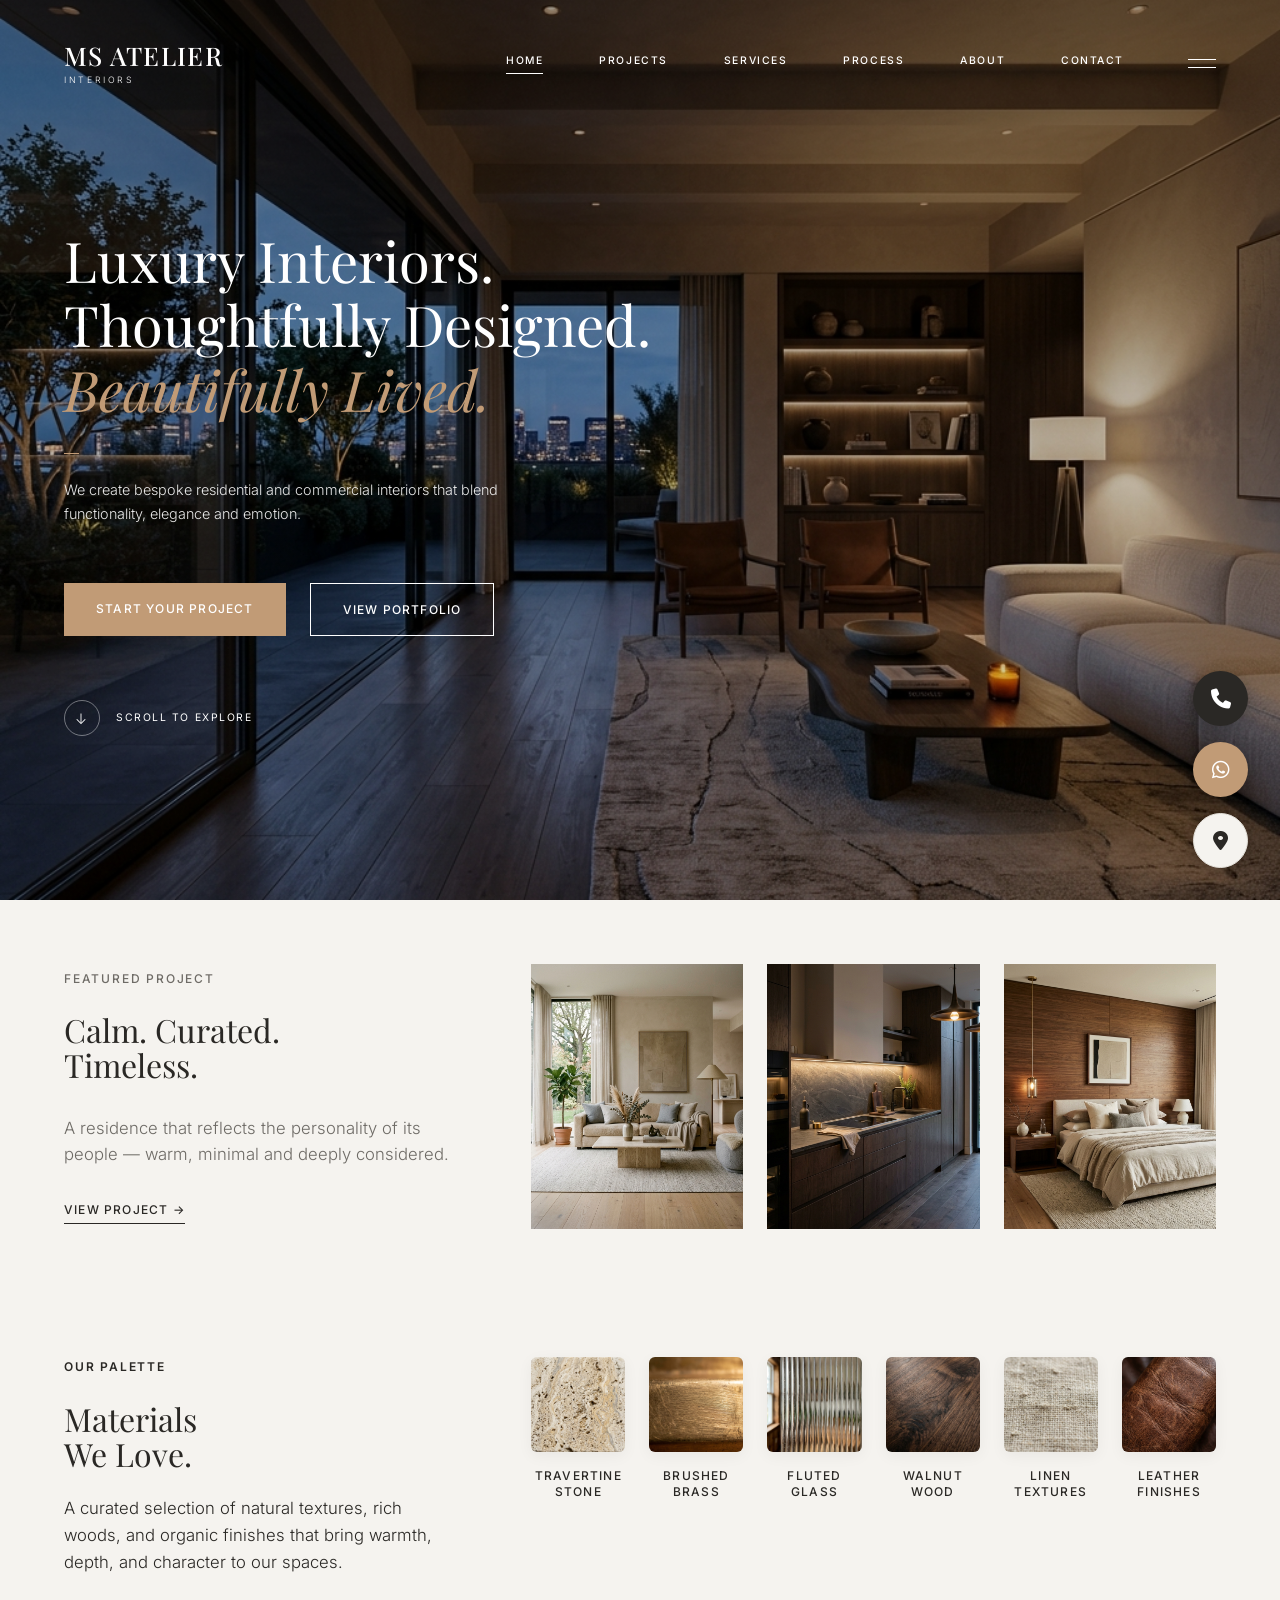
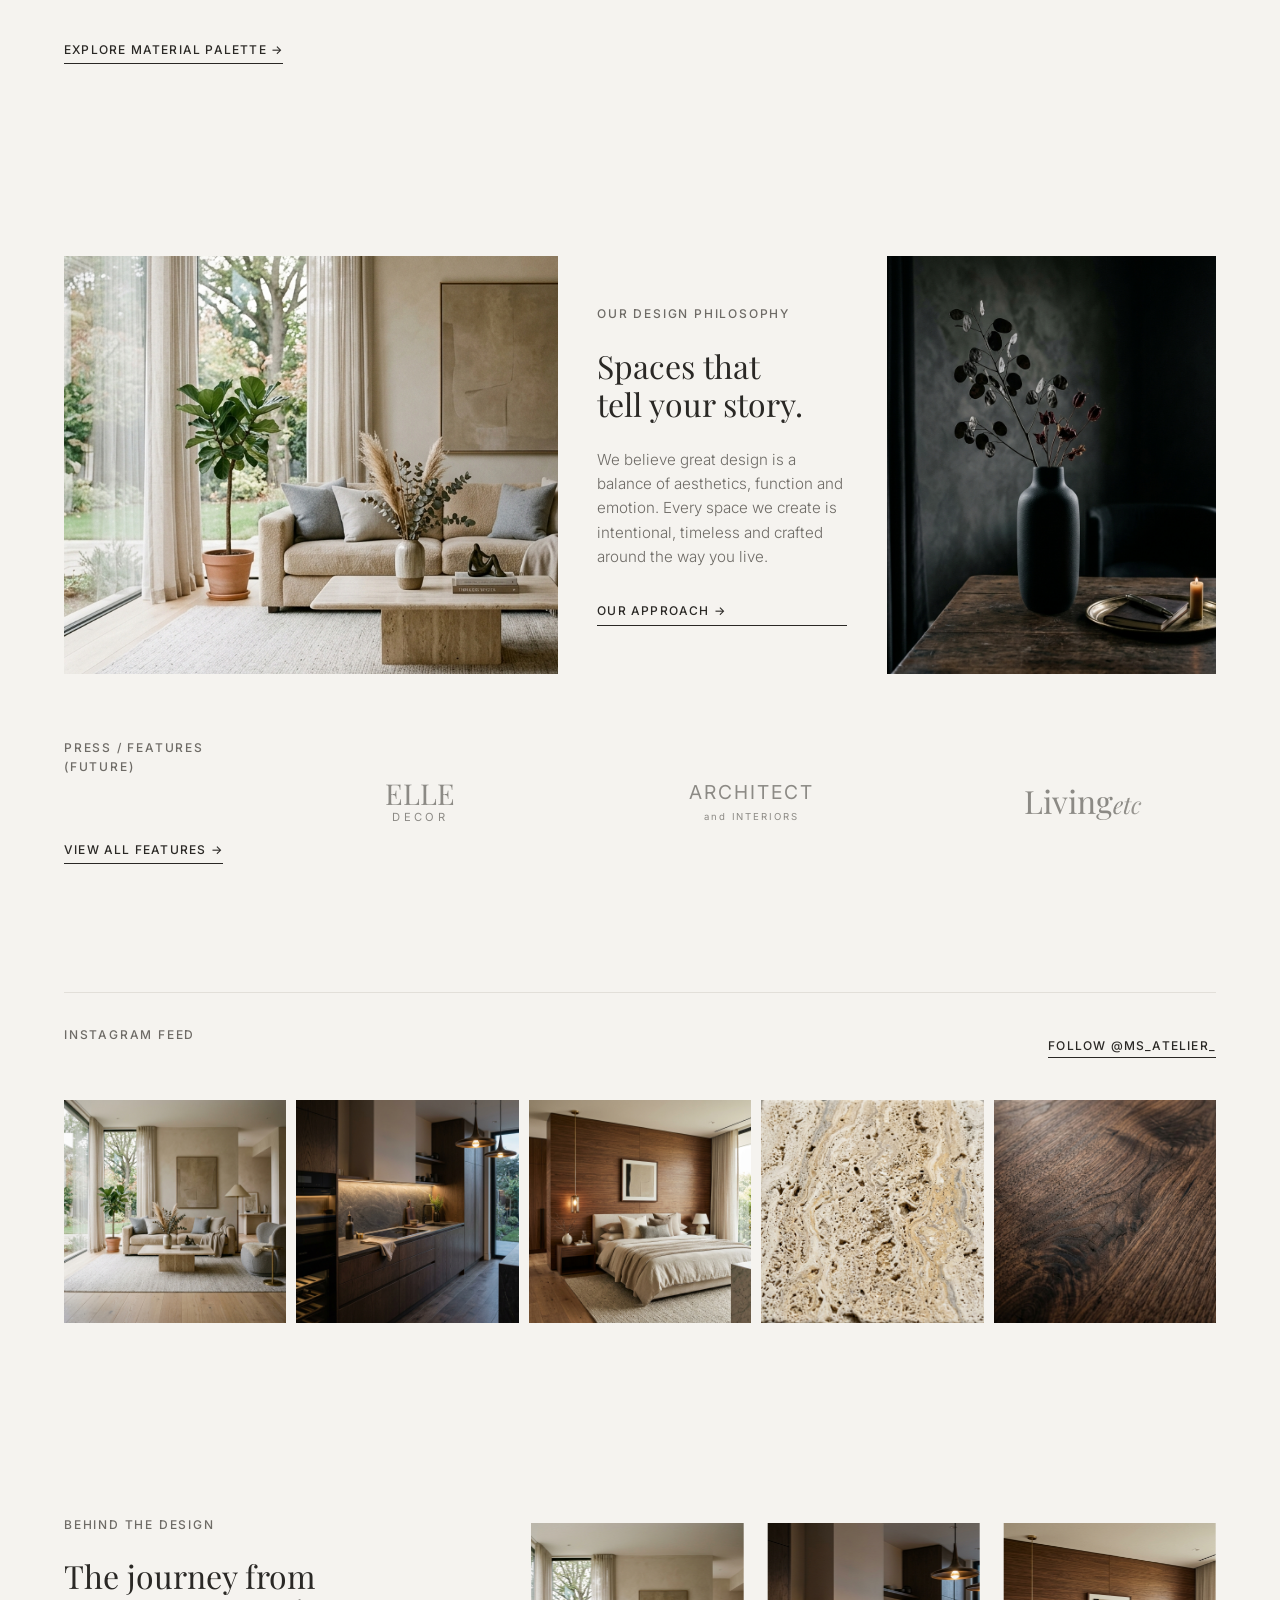
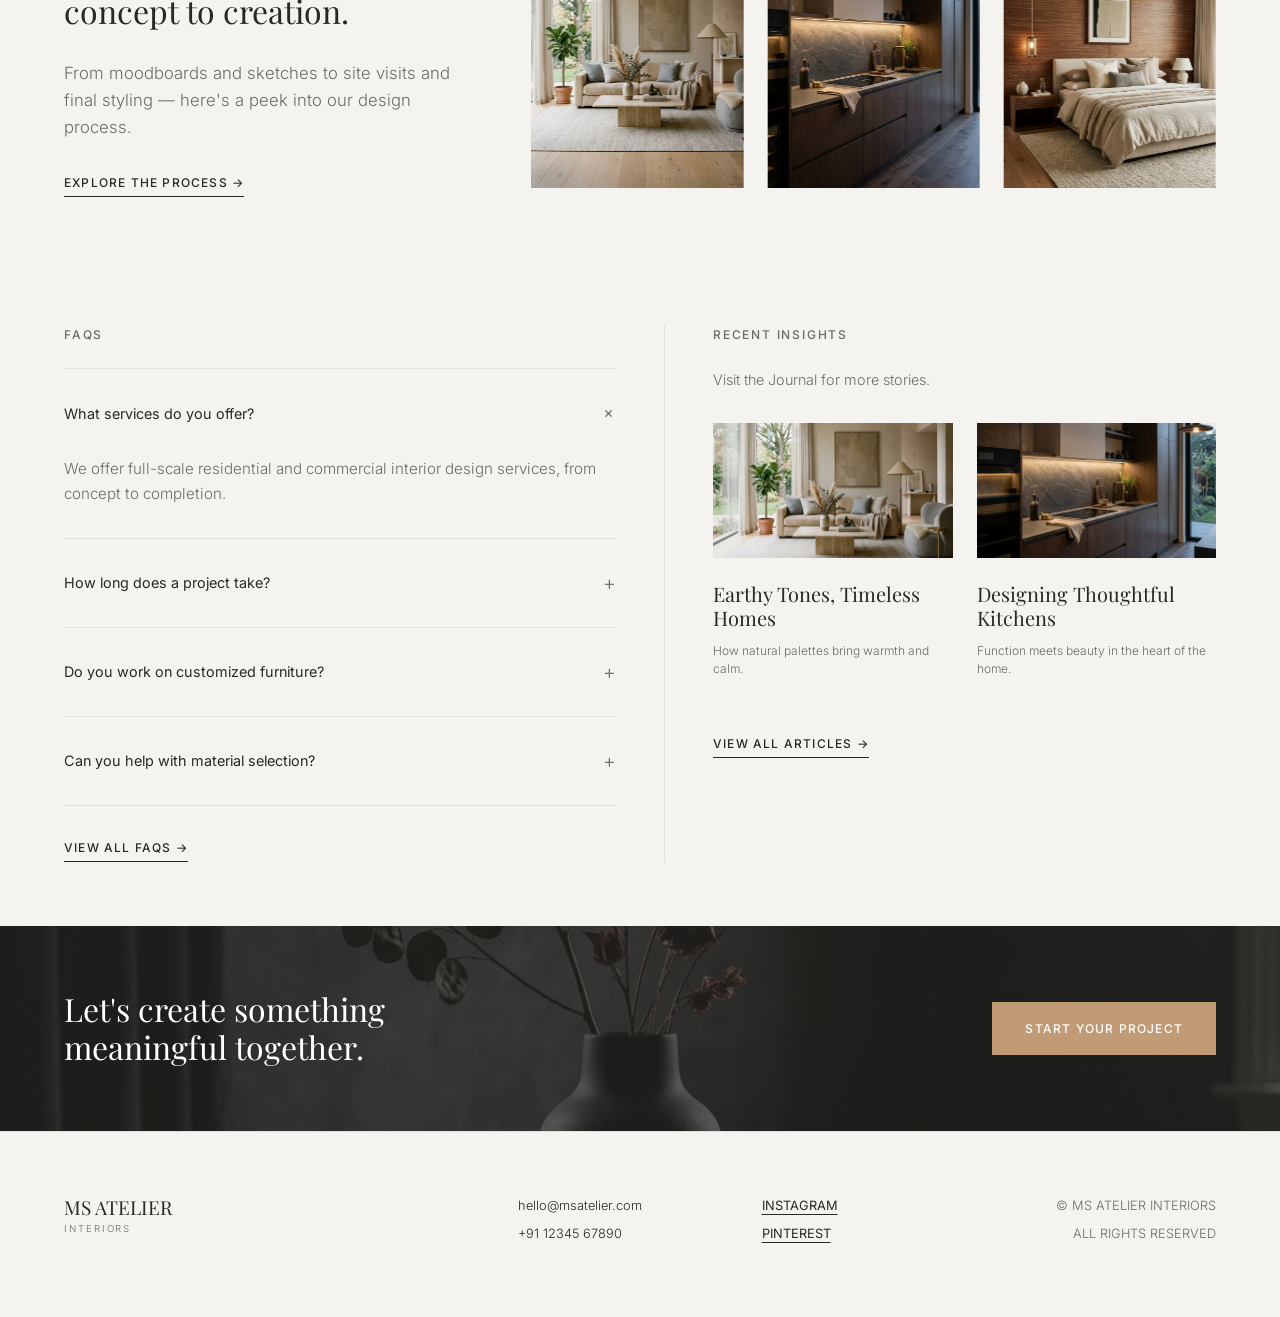
<file: index.html>
<!DOCTYPE html>
<html lang="en">
<head>
    <meta charset="UTF-8">
    <meta name="viewport" content="width=device-width, initial-scale=1.0">
    <title>MS Atelier Interiors</title>
    
    <!-- Google Fonts -->
    <link rel="preconnect" href="https://fonts.googleapis.com">
    <link rel="preconnect" href="https://fonts.gstatic.com" crossorigin>
    <link href="https://fonts.googleapis.com/css2?family=Inter:wght@300;400;500;600&family=Playfair+Display:ital,wght@0,400;0,500;0,600;0,700;1,400&display=swap" rel="stylesheet">
    
    <!-- Stylesheet -->
    <link rel="stylesheet" href="style.css">
    <!-- Font Awesome for Icons -->
    <link rel="stylesheet" href="https://cdnjs.cloudflare.com/ajax/libs/font-awesome/6.4.0/css/all.min.css">
</head>
<body>

    <!-- Navigation -->
    <nav class="navbar">
        <div class="logo">
            <a href="index.html">
                <h2>MS ATELIER</h2>
                <p>INTERIORS</p>
            </a>
        </div>
        <div class="nav-links">
            <div class="sidebar-header">
                <div class="logo">
                    <a href="index.html">
                        <h2>MS ATELIER</h2>
                        <p>INTERIORS</p>
                    </a>
                </div>
                <button class="close-menu">&times;</button>
            </div>
            <a href="index.html" class="active-link">HOME</a>
            <a href="project.html">PROJECTS</a>
            <a href="services.html">SERVICES</a>
            <a href="process.html">PROCESS</a>
            <a href="about.html">ABOUT</a>
            <a href="contact.html">CONTACT</a>
        </div>
        <button class="hamburger-menu">
            <div class="line"></div>
            <div class="line"></div>
        </button>
    </nav>

    <!-- Hero Section -->
    <section class="hero" id="home">
        <div class="hero-bg">
            <img src="assets/hero_bg.jpg" alt="Luxury Living Room Interior">
        </div>
        <div class="hero-content">
            <h1>Luxury Interiors.<br>Thoughtfully Designed.<br><span>Beautifully Lived.</span></h1>
            <div class="text-divider"></div>
            <p>We create bespoke residential and commercial interiors that blend functionality, elegance and emotion.</p>
            <div class="hero-buttons">
                <a href="contact.html" class="btn btn-primary">START YOUR PROJECT</a>
                <a href="#projects" class="btn btn-outline">VIEW PORTFOLIO</a>
            </div>
            <div class="scroll-indicator" id="scrollExploreBtn" role="button" tabindex="0">
                <div class="circle-icon">&#8595;</div>
                <span>SCROLL TO EXPLORE</span>
            </div>
        </div>
    </section>

    <!-- Featured Project -->
    <section class="featured-project section-padding" id="projects">
        <div class="container">
            <div class="featured-header">
                <div class="featured-text">
                    <p class="section-subtitle">FEATURED PROJECT</p>
                    <h2>Calm. Curated.<br>Timeless.</h2>
                    <p class="desc">A residence that reflects the personality of its people — warm, minimal and deeply considered.</p>
                    <a href="#" class="link-arrow">VIEW PROJECT &rarr;</a>
                </div>
            </div>
            <div class="featured-carousel-container">
                <div class="carousel-track" id="featuredTrack">
                    <div class="slide"><img src="assets/feat_1.jpg" alt="Living Room"></div>
                    <div class="slide"><img src="assets/feat_2.jpg" alt="Kitchen"></div>
                    <div class="slide"><img src="assets/feat_3.jpg" alt="Bedroom"></div>
                    <div class="slide"><img src="assets/hero_bg.jpg" alt="Interior Details"></div>
                    <div class="slide"><img src="assets/feat_1.jpg" alt="Living Room Alternate"></div>
                    <div class="slide"><img src="assets/feat_2.jpg" alt="Kitchen Alternate"></div>
                </div>
            </div>
        </div>
    </section>

    <!-- Materials We Love -->
    <section class="materials section-padding">
        <div class="container materials-layout">
            <div class="materials-header">
                <p class="section-subtitle" style="font-weight: 600; color: var(--text-dark);">OUR PALETTE</p>
                <h2>Materials<br>We Love.</h2>
                <p class="desc">A curated selection of natural textures, rich woods, and organic finishes that bring warmth, depth, and character to our spaces.</p>
                <a href="#" class="link-arrow hide-mobile">EXPLORE MATERIAL PALETTE &rarr;</a>
            </div>
            <div class="materials-grid">
                <div class="material-item">
                    <img src="assets/mat_1.jpg" alt="Travertine Stone">
                    <p>Travertine Stone</p>
                </div>
                <div class="material-item">
                    <img src="assets/mat_2.jpg" alt="Brushed Brass">
                    <p>Brushed Brass</p>
                </div>
                <div class="material-item">
                    <img src="assets/mat_3.jpg" alt="Fluted Glass">
                    <p>Fluted Glass</p>
                </div>
                <div class="material-item">
                    <img src="assets/mat_4.jpg" alt="Walnut Wood">
                    <p>Walnut Wood</p>
                </div>
                <div class="material-item">
                    <img src="assets/mat_5.jpg" alt="Linen Textures">
                    <p>Linen Textures</p>
                </div>
                <div class="material-item">
                    <img src="assets/mat_6.jpg" alt="Leather Finishes">
                    <p>Leather Finishes</p>
                </div>
            </div>
            <a href="#" class="link-arrow hide-desktop" style="margin-top: 3rem;">EXPLORE MATERIAL PALETTE &rarr;</a>
        </div>
    </section>

    <!-- Design Philosophy -->
    <section class="philosophy">
        <div class="container philosophy-layout">
            <div class="phil-img-1">
                <img src="assets/phil_1.jpg" alt="Design sketches">
            </div>
            <div class="phil-text">
                <p class="section-subtitle">OUR DESIGN PHILOSOPHY</p>
                <h2>Spaces that<br>tell your story.</h2>
                <p>We believe great design is a balance of aesthetics, function and emotion. Every space we create is intentional, timeless and crafted around the way you live.</p>
                <a href="#" class="link-arrow">OUR APPROACH &rarr;</a>
            </div>
            <div class="phil-img-2">
                <img src="assets/phil_2.jpg" alt="Vase with dry flowers">
            </div>
        </div>
    </section>

    <!-- Press Features -->
    <section class="press-features">
        <div class="container press-layout">
            <div class="press-text-block">
                <p class="section-subtitle">PRESS / FEATURES<br>(FUTURE)</p>
                <a href="#" class="link-arrow hide-mobile">VIEW ALL FEATURES &rarr;</a>
            </div>
            <div class="press-carousel-container">
                <div class="press-track" id="pressTrack">
                    <div class="logo-item logo-elle">ELLE<span>DECOR</span></div>
                    <div class="logo-item logo-arch">ARCHITECT<span>and INTERIORS</span></div>
                    <div class="logo-item logo-living">Living<span>etc</span></div>
                    <div class="logo-item logo-ad">AD</div>
                    <div class="logo-item logo-anth">design<br>anthology</div>
                </div>
            </div>
        </div>
        <div class="container hide-desktop" style="text-align: center;">
            <a href="#" class="link-arrow">VIEW ALL FEATURES &rarr;</a>
        </div>
    </section>

    <!-- Instagram Feed -->
    <section class="instagram">
        <div class="container insta-layout">
            <div class="insta-header">
                <p class="section-subtitle">INSTAGRAM FEED</p>
                <a href="#" class="link-underline">FOLLOW @MS_ATELIER_</a>
            </div>
            <div class="insta-grid">
                <img src="assets/ig_1.jpg" alt="Instagram 1">
                <img src="assets/ig_2.jpg" alt="Instagram 2">
                <img src="assets/ig_3.jpg" alt="Instagram 3">
                <img src="assets/ig_4.jpg" alt="Instagram 4">
                <img src="assets/ig_5.jpg" alt="Instagram 5">
            </div>
        </div>
    </section>

    <!-- Behind the Design -->
    <section class="process section-padding" id="process">
        <div class="container split-layout">
            <div class="featured-header">
                <p class="section-subtitle">BEHIND THE DESIGN</p>
                <h2>The journey from<br>concept to creation.</h2>
                <p class="desc">From moodboards and sketches to site visits and final styling &mdash; here's a peek into our design process.</p>
                <a href="#" class="link-arrow">EXPLORE THE PROCESS &rarr;</a>
            </div>
            
            <div class="process-carousel-container">
                <div class="carousel-track" id="processTrack">
                    <div class="slide"><img src="assets/proc_1.jpg" alt="Concept & Moodboards"></div>
                    <div class="slide"><img src="assets/proc_2.jpg" alt="Site Visits"></div>
                    <div class="slide"><img src="assets/proc_3.jpg" alt="In Progress"></div>
                    <div class="slide"><img src="assets/proc_4.jpg" alt="The Final Reveal"></div>
                </div>
            </div>
        </div>
    </section>

    <!-- FAQs & Insights -->
    <section class="faq-insights section-padding">
        <div class="container split-layout">
            <!-- FAQs -->
            <div class="faqs">
                <p class="section-subtitle">FAQS</p>
                <div class="accordion">
                    <div class="accordion-item">
                        <button class="accordion-btn">What services do you offer? <span>+</span></button>
                        <div class="accordion-content"><p>We offer full-scale residential and commercial interior design services, from concept to completion.</p></div>
                    </div>
                    <div class="accordion-item">
                        <button class="accordion-btn">How long does a project take? <span>+</span></button>
                        <div class="accordion-content"><p>Timelines vary based on the scope, but typically range from 3 to 9 months.</p></div>
                    </div>
                    <div class="accordion-item">
                        <button class="accordion-btn">Do you work on customized furniture? <span>+</span></button>
                        <div class="accordion-content"><p>Yes, we design bespoke furniture pieces tailored to your space and style.</p></div>
                    </div>
                    <div class="accordion-item">
                        <button class="accordion-btn">Can you help with material selection? <span>+</span></button>
                        <div class="accordion-content"><p>Absolutely. We curate a personalized material palette for every project.</p></div>
                    </div>
                </div>
                <a href="#" class="link-arrow" style="display: block; width: max-content;">VIEW ALL FAQS &rarr;</a>
            </div>
            <!-- Insights -->
            <div class="insights">
                <p class="section-subtitle">RECENT INSIGHTS</p>
                <p class="insights-desc">Visit the Journal for more stories.</p>
                <div class="insights-grid">
                    <div class="insight-card">
                        <img src="assets/ins_1.jpg" alt="Earthy Tones">
                        <h3>Earthy Tones, Timeless Homes</h3>
                        <p>How natural palettes bring warmth and calm.</p>
                    </div>
                    <div class="insight-card">
                        <img src="assets/ins_2.jpg" alt="Designing Thoughtful Kitchens">
                        <h3>Designing Thoughtful Kitchens</h3>
                        <p>Function meets beauty in the heart of the home.</p>
                </div>
                <a href="#" class="link-arrow" style="display: block; width: max-content;">VIEW ALL ARTICLES &rarr;</a>
            </div>
        </div>
    </section>

    <!-- CTA -->
    <section class="cta-section">
        <div class="cta-bg">
            <img src="assets/footer_bg.jpg" alt="Dark interior">
        </div>
        <div class="cta-content container">
            <h2>Let's create something<br>meaningful together.</h2>
            <a href="#contact" class="btn btn-primary cta-btn">START YOUR PROJECT</a>
        </div>
    </section>

    <!-- Footer -->
    <footer>
        <div class="container footer-layout">
            <div class="footer-logo">
                <a href="index.html">
                    <h2>MS ATELIER</h2>
                    <p>INTERIORS</p>
                </a>
            </div>
            <div class="footer-contact">
                <p>hello@msatelier.com</p>
                <p>+91 12345 67890</p>
            </div>
            <div class="footer-social">
                <a href="#">INSTAGRAM</a>
                <a href="#">PINTEREST</a>
            </div>
            <div class="footer-copy">
                <p>&copy; MS ATELIER INTERIORS</p>
                <p>ALL RIGHTS RESERVED</p>
            </div>
        </div>
    </footer>

    <!-- Scroll to Top Button -->
    <button class="scroll-to-top" id="scrollToTopBtn" aria-label="Scroll to top">
        &uarr;
    </button>

    <!-- Floating Action Buttons -->
    <div class="floating-actions">
        <!-- Call -->
        <a href="tel:+911234567890" class="fab-btn" title="Call Us">
            <i class="fa-solid fa-phone"></i>
        </a>
        <!-- WhatsApp -->
        <a href="https://wa.me/911234567890" class="fab-btn" title="WhatsApp Us" target="_blank">
            <i class="fa-brands fa-whatsapp"></i>
        </a>
        <!-- Direction -->
        <a href="https://maps.google.com/?q=Gomti+Nagar,Lucknow" class="fab-btn" title="Get Directions" target="_blank">
            <i class="fa-solid fa-location-dot"></i>
        </a>
    </div>

    <script src="script.js"></script>
</body>
</html>
</file>
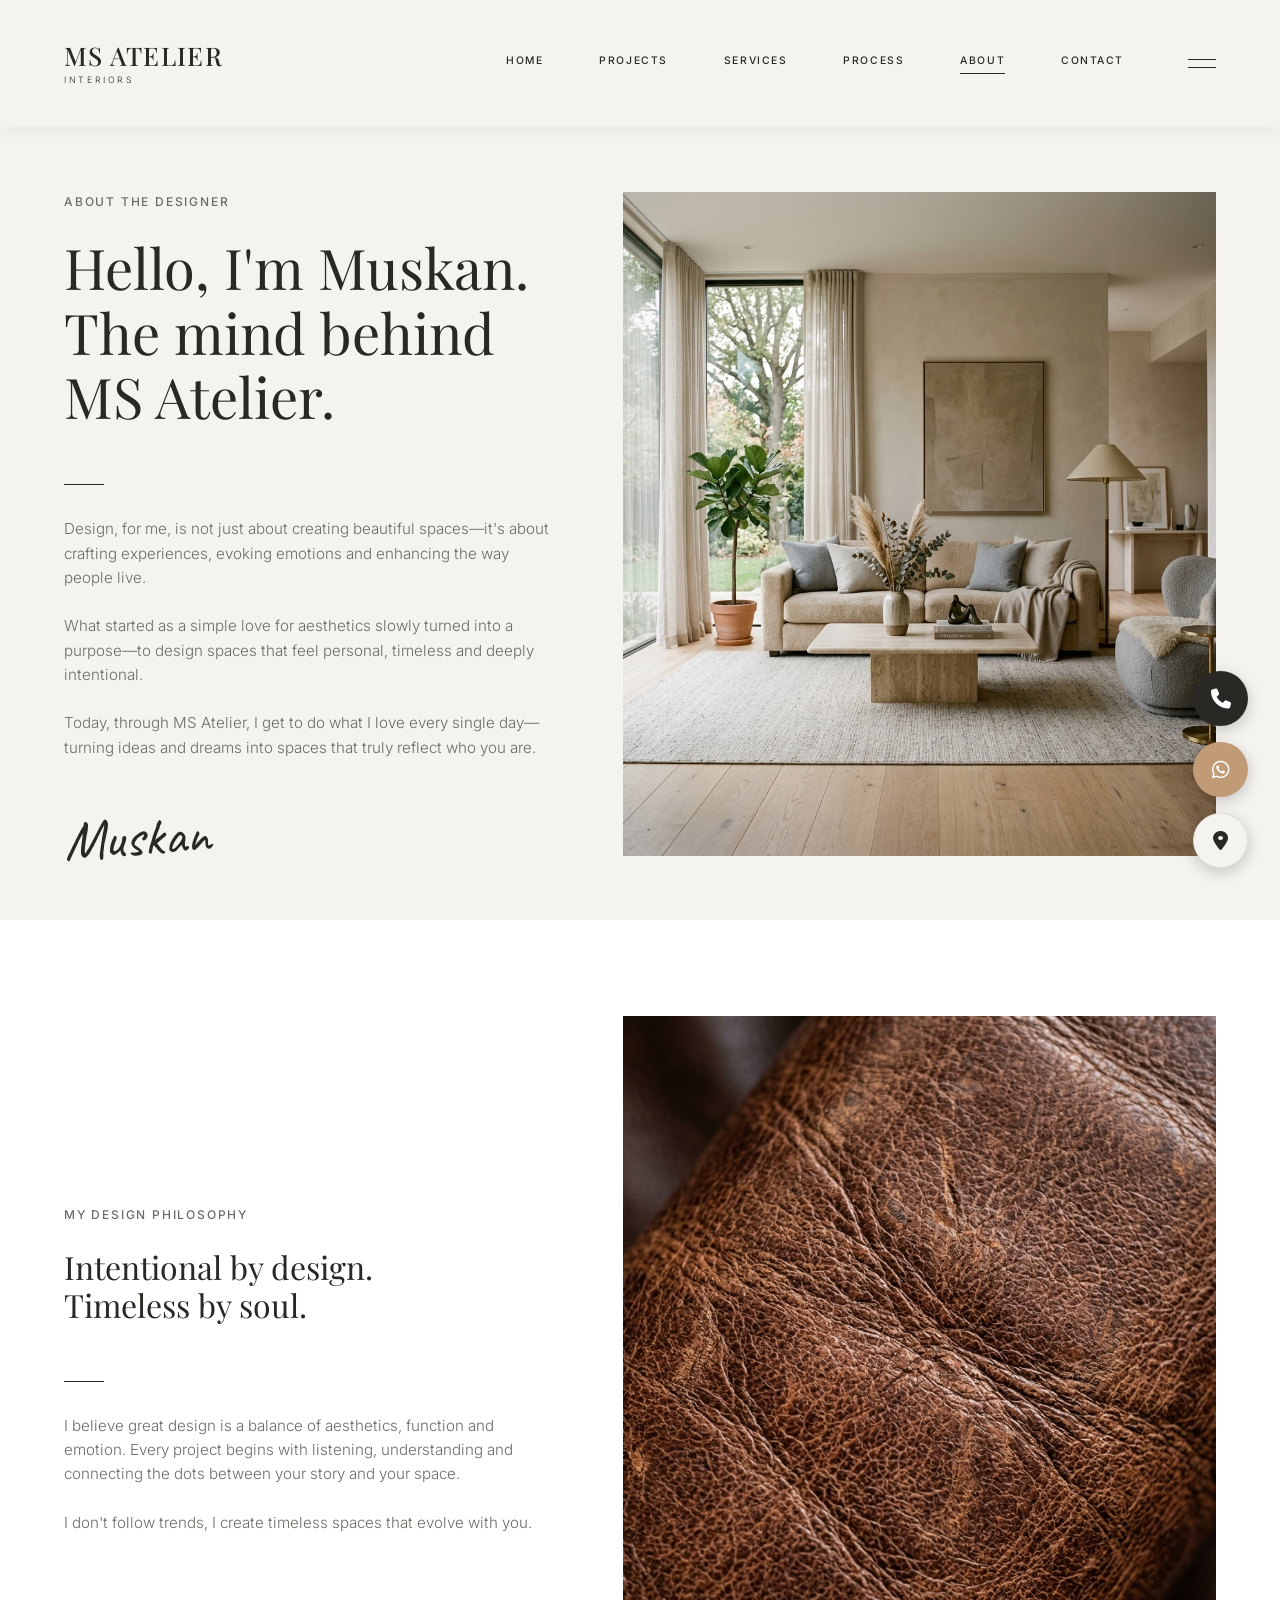
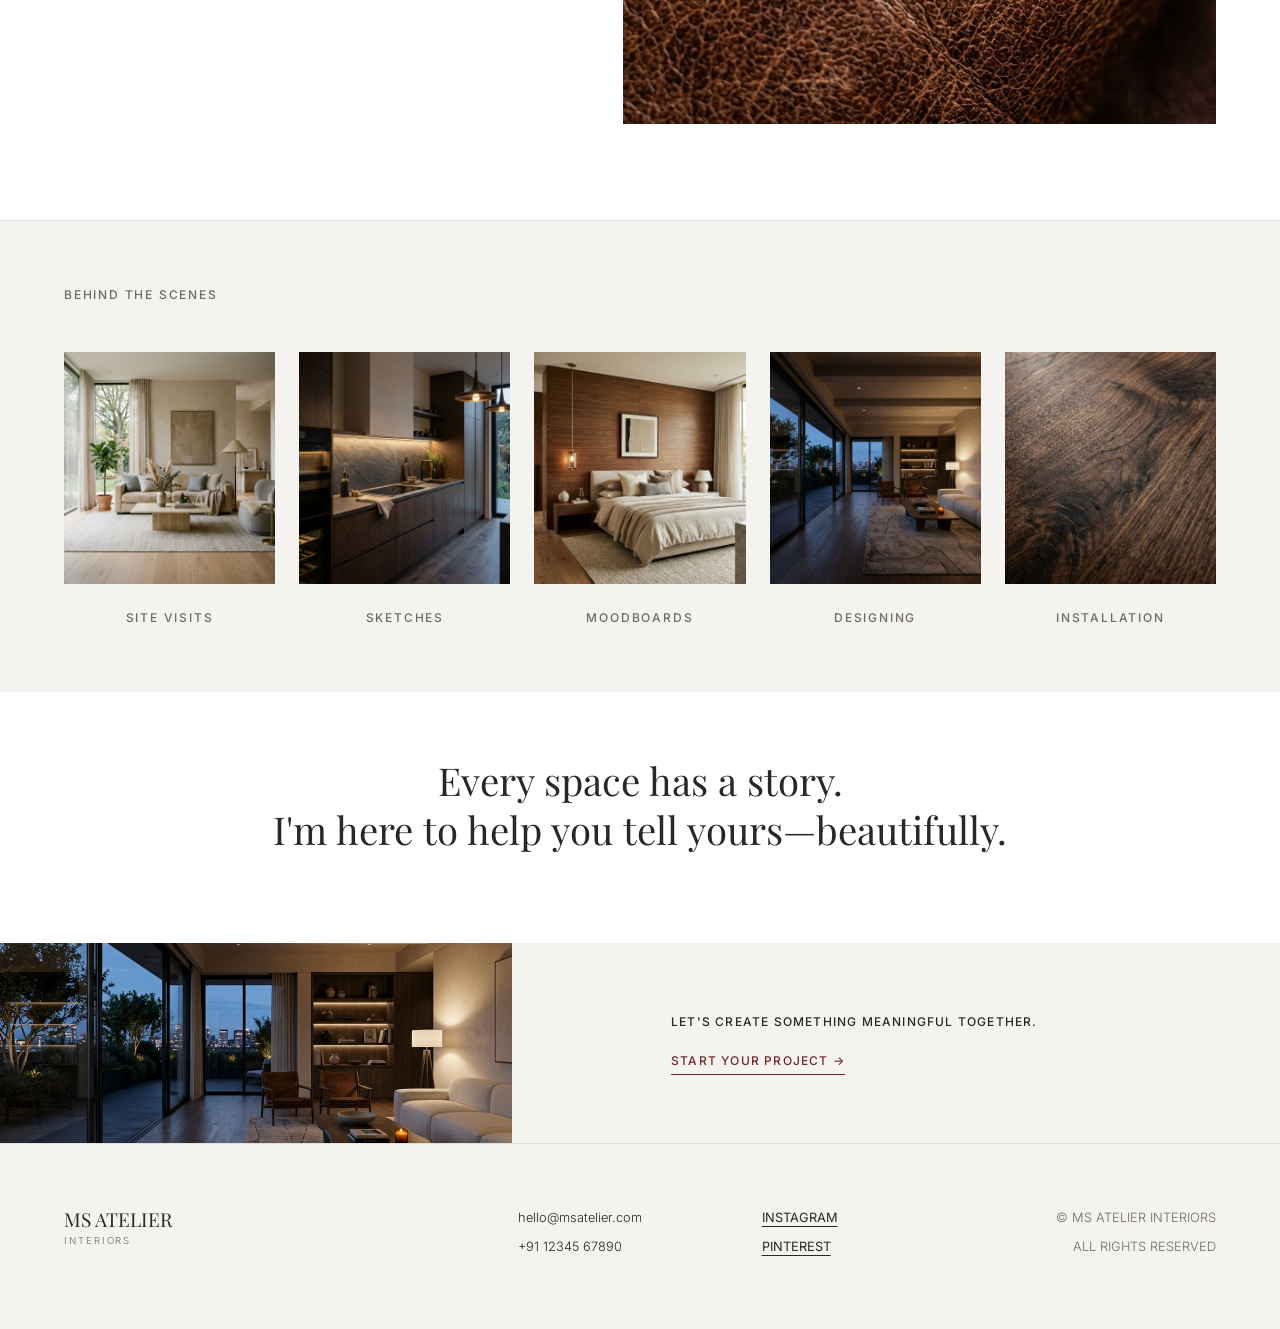
<file: about.html>
<!DOCTYPE html>
<html lang="en">

<head>
    <meta charset="UTF-8">
    <meta name="viewport" content="width=device-width, initial-scale=1.0">
    <title>MS Atelier Interiors - About</title>

    <!-- Google Fonts -->
    <link rel="preconnect" href="https://fonts.googleapis.com">
    <link rel="preconnect" href="https://fonts.gstatic.com" crossorigin>
    <link
        href="https://fonts.googleapis.com/css2?family=Caveat:wght@400..700&family=Inter:wght@300;400;500;600&family=Playfair+Display:ital,wght@0,400;0,500;0,600;0,700;1,400&display=swap"
        rel="stylesheet">

    <!-- Stylesheet -->
    <link rel="stylesheet" href="style.css">
    <!-- Font Awesome for Icons -->
    <link rel="stylesheet" href="https://cdnjs.cloudflare.com/ajax/libs/font-awesome/6.4.0/css/all.min.css">
</head>

<body>

    <!-- Navigation -->
    <nav class="navbar dark-nav solid-nav">
        <div class="logo">
            <a href="index.html">
                <h2>MS ATELIER</h2>
                <p>INTERIORS</p>
            </a>
        </div>
        <div class="nav-links">
            <div class="sidebar-header">
                <div class="logo">
                    <a href="index.html">
                        <h2>MS ATELIER</h2>
                        <p>INTERIORS</p>
                    </a>
                </div>
                <button class="close-menu">&times;</button>
            </div>
            <a href="index.html">HOME</a>
            <a href="project.html">PROJECTS</a>
            <a href="services.html">SERVICES</a>
            <a href="process.html">PROCESS</a>
            <a href="about.html" class="active-link">ABOUT</a>
            <a href="contact.html">CONTACT</a>
        </div>
        <button class="hamburger-menu">
            <div class="line"></div>
            <div class="line"></div>
        </button>
    </nav>

    <!-- About the Designer -->
    <section class="about-hero"
        style="display: flex; min-height: 100vh; background-color: var(--bg-color); flex-wrap: wrap;">
        <div style="flex: 1; min-width: 300px; display: flex; justify-content: flex-end; padding: 12rem 5% 4rem 5%;">
            <div style="max-width: 600px; width: 100%; display: flex; flex-direction: column; justify-content: center;">
                <p class="section-subtitle">ABOUT THE DESIGNER</p>
                <h2 style="font-family: var(--font-heading); font-size: clamp(2rem, 5vw, 3.5rem); font-weight: 400; line-height: 1.15; margin-bottom: 1.5rem; color: var(--text-dark);">Hello, I'm Muskan.<br>The mind behind<br>MS Atelier.</h2>
                <div class="text-divider"
                    style="margin: 2rem 0; width: 40px; height: 1px; background-color: var(--text-dark);"></div>
                <p class="desc" style="margin-bottom: 1.5rem; max-width: none;">Design, for me, is not just about
                    creating beautiful spaces—it's about crafting experiences, evoking emotions and enhancing the way
                    people live.</p>
                <p class="desc" style="margin-bottom: 1.5rem; max-width: none;">What started as a simple love for
                    aesthetics slowly turned into a purpose—to design spaces that feel personal, timeless and deeply
                    intentional.</p>
                <p class="desc" style="margin-bottom: 2.5rem; max-width: none;">Today, through MS Atelier, I get to do
                    what I love every single day—turning ideas and dreams into spaces that truly reflect who you are.
                </p>
                <div class="signature"
                    style="font-family: 'Caveat', cursive; font-size: 3.5rem; color: var(--text-dark); line-height: 1; transform: rotate(-3deg);">
                    Muskan</div>
            </div>
        </div>
        <div
            style="flex: 1.2; min-width: 300px; display: flex; align-items: center; justify-content: center; padding: 12rem 5% 4rem 0;">
            <img src="assets/feat_1.jpg" alt="Muskan"
                style="width: 100%; max-width: 600px; aspect-ratio: 1/1; object-fit: cover;">
        </div>
    </section>

    <!-- My Design Philosophy -->
    <section class="about-philosophy"
        style="display: flex; min-height: 100vh; background-color: var(--white); flex-wrap: wrap;">
        <div style="flex: 1; min-width: 300px; display: flex; justify-content: flex-end; padding: 6rem 5% 6rem 5%;">
            <div style="max-width: 600px; width: 100%; display: flex; flex-direction: column; justify-content: center;">
                <p class="section-subtitle">MY DESIGN PHILOSOPHY</p>
                <h2>Intentional by design.<br>Timeless by soul.</h2>
                <div class="text-divider"
                    style="margin: 2rem 0; width: 40px; height: 1px; background-color: var(--text-dark);"></div>
                <p class="desc" style="margin-bottom: 1.5rem; max-width: none;">I believe great design is a balance of
                    aesthetics, function and emotion. Every project begins with listening, understanding and connecting
                    the dots between your story and your space.</p>
                <p class="desc" style="max-width: none;">I don't follow trends, I create timeless spaces that evolve
                    with you.</p>
            </div>
        </div>
        <div
            style="flex: 1.2; min-width: 300px; display: flex; align-items: center; justify-content: center; padding: 6rem 5% 6rem 0;">
            <img src="assets/mat_6.jpg" alt="Design Philosophy"
                style="width: 100%; max-width: 600px; aspect-ratio: 1/1; object-fit: cover;">
        </div>
    </section>

    <!-- Behind the Scenes -->
    <section class="about-bts section-padding"
        style="background-color: var(--bg-color); border-top: 1px solid var(--border-color);">
        <div class="container">
            <p class="section-subtitle">BEHIND THE SCENES</p>
            <div class="bts-carousel-container" style="margin-top: 3rem; overflow: hidden; position: relative;">
                <div class="carousel-track" id="btsTrack">
                    <div class="bts-item" style="text-align: center;">
                        <img src="assets/proc_1.jpg" alt="Site Visits"
                            style="aspect-ratio: 1/1.1; margin-bottom: 1.5rem; height: auto; pointer-events: none;">
                        <p class="section-subtitle" style="margin-bottom: 0;">SITE VISITS</p>
                    </div>
                    <div class="bts-item" style="text-align: center;">
                        <img src="assets/proc_2.jpg" alt="Sketches"
                            style="aspect-ratio: 1/1.1; margin-bottom: 1.5rem; height: auto; pointer-events: none;">
                        <p class="section-subtitle" style="margin-bottom: 0;">SKETCHES</p>
                    </div>
                    <div class="bts-item" style="text-align: center;">
                        <img src="assets/proc_3.jpg" alt="Moodboards"
                            style="aspect-ratio: 1/1.1; margin-bottom: 1.5rem; height: auto; pointer-events: none;">
                        <p class="section-subtitle" style="margin-bottom: 0;">MOODBOARDS</p>
                    </div>
                    <div class="bts-item" style="text-align: center;">
                        <img src="assets/proc_4.jpg" alt="Designing"
                            style="aspect-ratio: 1/1.1; margin-bottom: 1.5rem; height: auto; pointer-events: none;">
                        <p class="section-subtitle" style="margin-bottom: 0;">DESIGNING</p>
                    </div>
                    <div class="bts-item" style="text-align: center;">
                        <img src="assets/ig_5.jpg" alt="Installation"
                            style="aspect-ratio: 1/1.1; margin-bottom: 1.5rem; height: auto; pointer-events: none;">
                        <p class="section-subtitle" style="margin-bottom: 0;">INSTALLATION</p>
                    </div>
                </div>
            </div>
        </div>
    </section>

    <!-- Quote Section -->
    <section class="about-quote section-padding" style="background-color: var(--white);">
        <div class="container" style="text-align: center; max-width: 900px;">
            <h2
                style="font-size: clamp(2rem, 3vw, 3.5rem); line-height: 1.3; font-weight: 400; color: var(--text-dark);">
                Every space has a story.<br>I'm here to help you tell yours&mdash;beautifully.
            </h2>
        </div>
    </section>

    <!-- CTA -->
    <section class="cta-section" style="display: flex; flex-wrap: wrap; padding: 0; background-color: var(--bg-color);">
        <div style="flex: 1; min-width: 300px; height: 200px;">
            <img src="assets/hero_bg.jpg" alt="Vase interior" style="width: 100%; height: 100%; object-fit: cover;">
        </div>
        <div
            style="flex: 1; min-width: 300px; height: 200px; display: flex; align-items: center; justify-content: center; padding: 0 10%; background-color: var(--bg-color);">
            <div style="width: 100%; max-width: 450px;">
                <p class="section-subtitle"
                    style="letter-spacing: 0.1em; color: var(--text-dark); margin-bottom: 1rem;">LET'S CREATE SOMETHING
                    MEANINGFUL TOGETHER.</p>
                <a href="contact.html" class="link-arrow cta-red-link" style="margin-top: 0;">START YOUR PROJECT
                    &rarr;</a>
            </div>
        </div>
    </section>

    <!-- Footer -->
    <footer>
        <div class="container footer-layout">
            <div class="footer-logo">
                <a href="index.html">
                    <h2>MS ATELIER</h2>
                    <p>INTERIORS</p>
                </a>
            </div>
            <div class="footer-contact">
                <p>hello@msatelier.com</p>
                <p>+91 12345 67890</p>
            </div>
            <div class="footer-social">
                <a href="#">INSTAGRAM</a>
                <a href="#">PINTEREST</a>
            </div>
            <div class="footer-copy">
                <p>&copy; MS ATELIER INTERIORS</p>
                <p>ALL RIGHTS RESERVED</p>
            </div>
        </div>
    </footer>

    <!-- Scroll to Top Button -->
    <button class="scroll-to-top" id="scrollToTopBtn" aria-label="Scroll to top">
        &uarr;
    </button>

    <!-- Floating Action Buttons -->
    <div class="floating-actions">
        <!-- Call -->
        <a href="tel:+911234567890" class="fab-btn" title="Call Us">
            <i class="fa-solid fa-phone"></i>
        </a>
        <!-- WhatsApp -->
        <a href="https://wa.me/911234567890" class="fab-btn" title="WhatsApp Us" target="_blank">
            <i class="fa-brands fa-whatsapp"></i>
        </a>
        <!-- Direction -->
        <a href="https://maps.google.com/?q=Gomti+Nagar,Lucknow" class="fab-btn" title="Get Directions" target="_blank">
            <i class="fa-solid fa-location-dot"></i>
        </a>
    </div>

    <script src="script.js"></script>
</body>

</html>
</file>
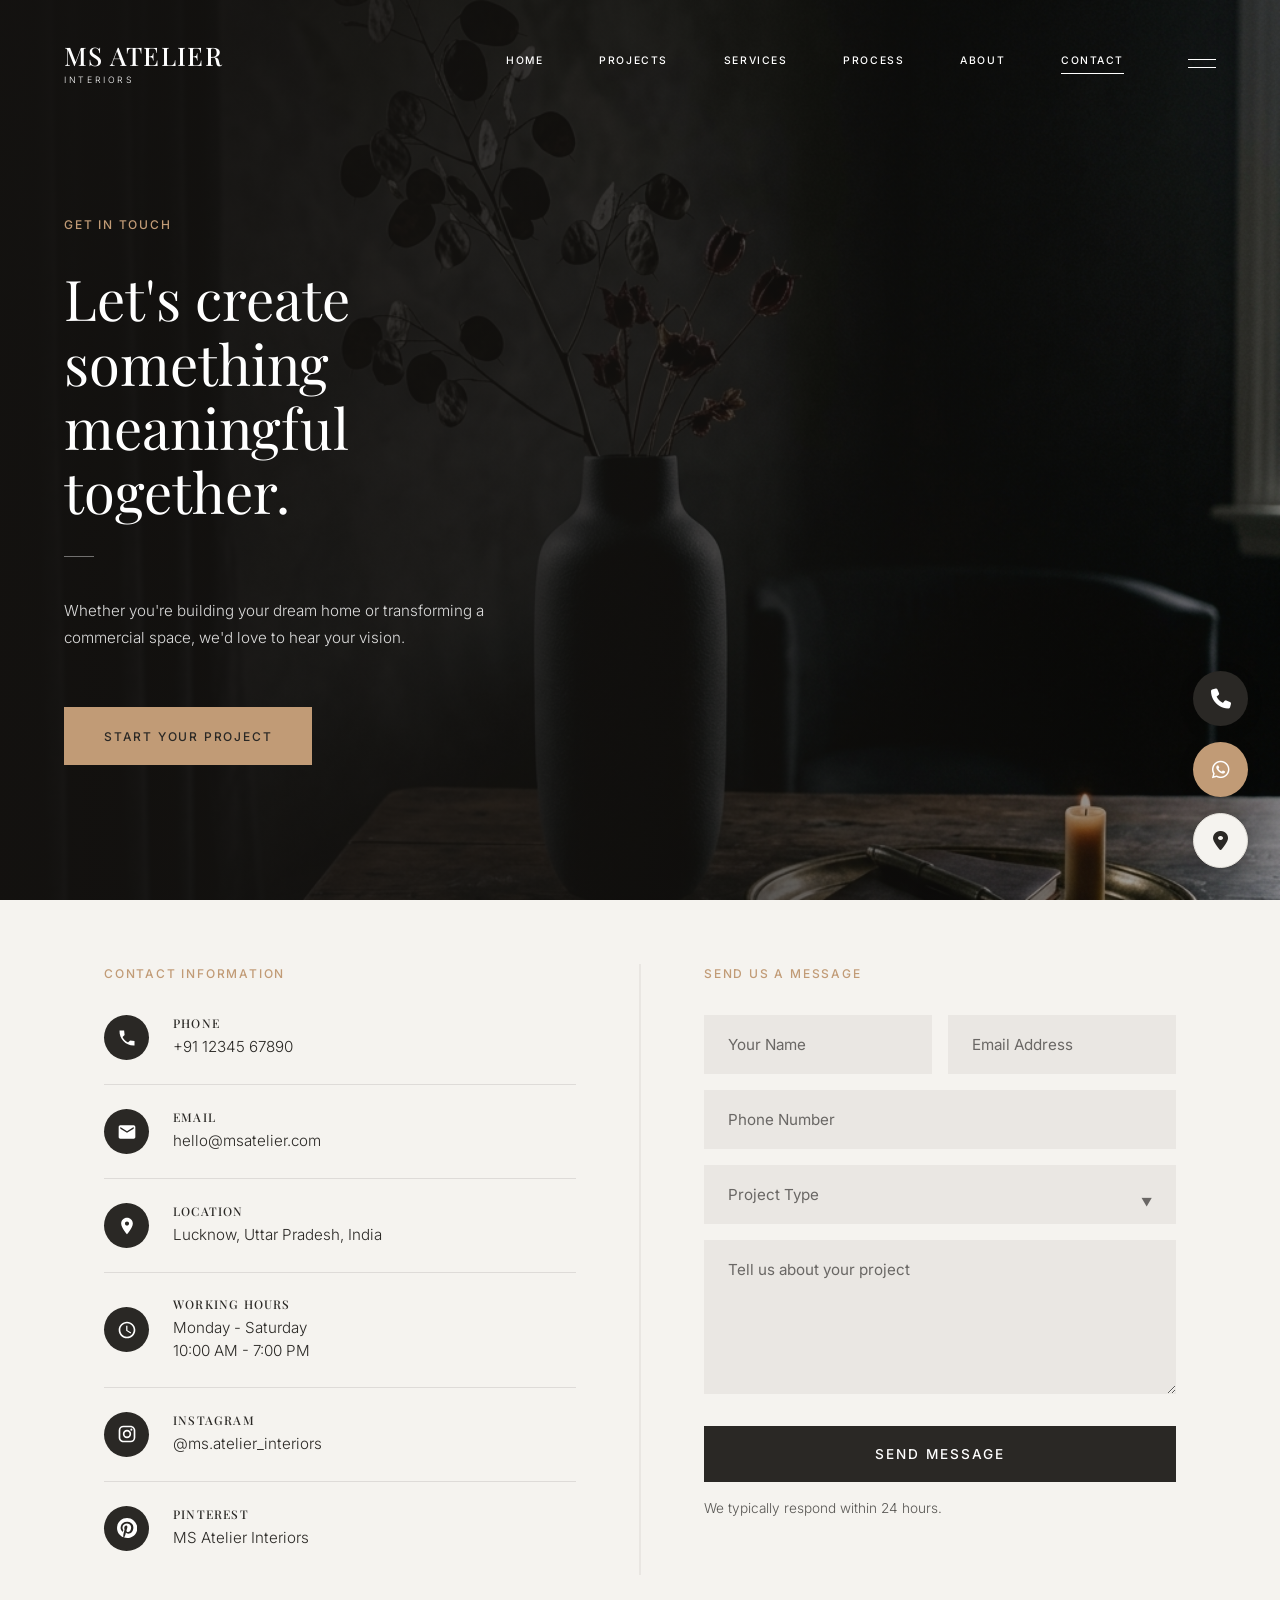
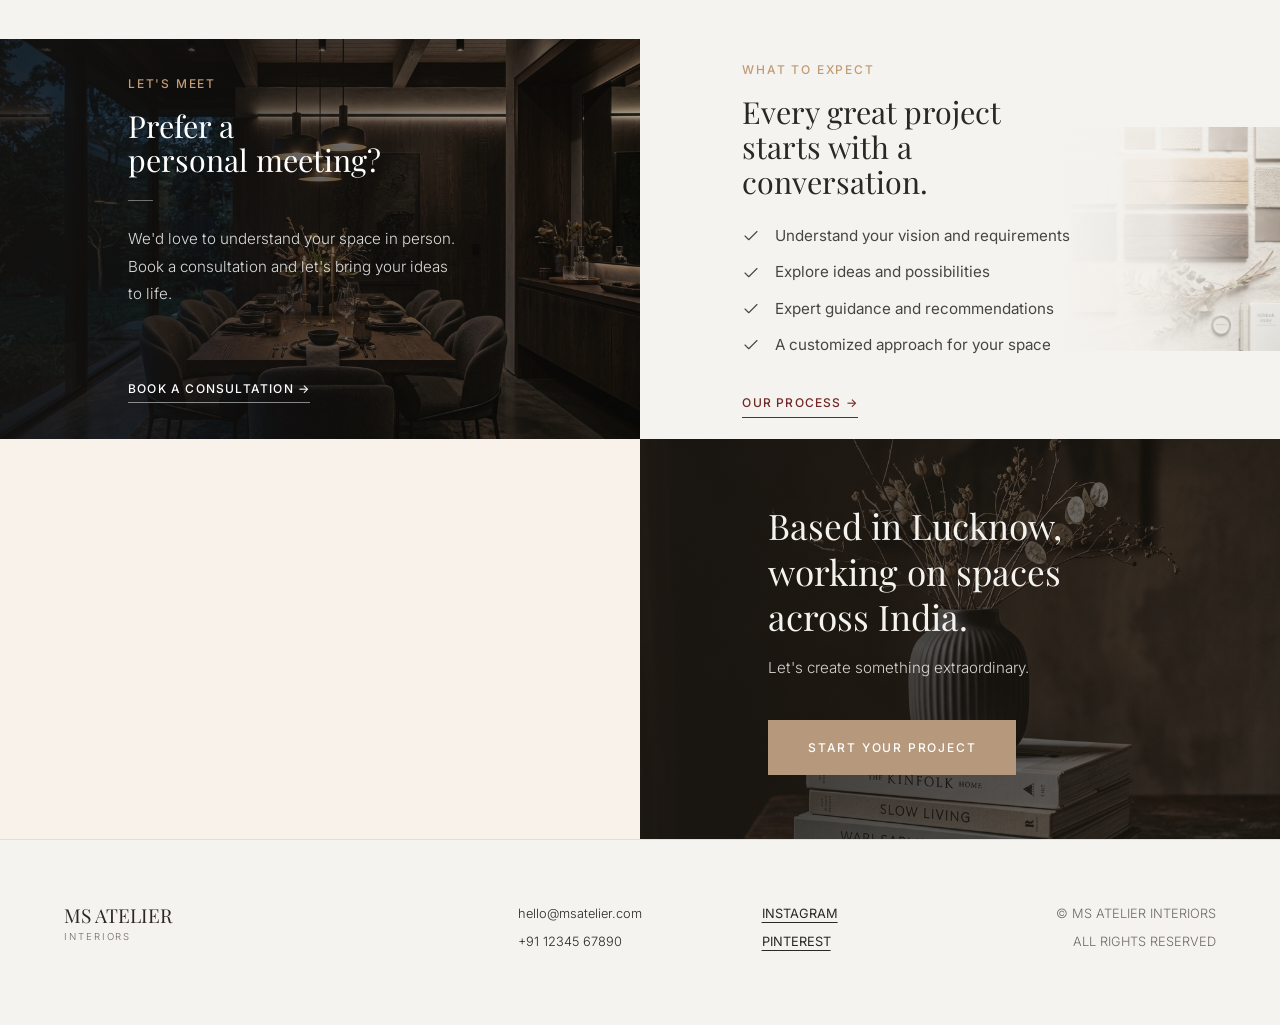
<file: contact.html>
<!DOCTYPE html>
<html lang="en">
<head>
    <meta charset="UTF-8">
    <meta name="viewport" content="width=device-width, initial-scale=1.0">
    <title>Contact - MS Atelier Interiors</title>
    
    <!-- Google Fonts -->
    <link rel="preconnect" href="https://fonts.googleapis.com">
    <link rel="preconnect" href="https://fonts.gstatic.com" crossorigin>
    <link href="https://fonts.googleapis.com/css2?family=Inter:wght@300;400;500;600&family=Playfair+Display:ital,wght@0,400;0,500;0,600;0,700;1,400&display=swap" rel="stylesheet">
    
    <!-- Stylesheet -->
    <link rel="stylesheet" href="style.css">
    <!-- Font Awesome for Icons -->
    <link rel="stylesheet" href="https://cdnjs.cloudflare.com/ajax/libs/font-awesome/6.4.0/css/all.min.css">
</head>
<body style="background-color: var(--bg-color);">

    <!-- Navigation -->
    <nav class="navbar">
        <div class="logo">
            <a href="index.html">
                <h2>MS ATELIER</h2>
                <p>INTERIORS</p>
            </a>
        </div>
        <div class="nav-links">
            <div class="sidebar-header">
                <div class="logo">
                    <a href="index.html">
                        <h2>MS ATELIER</h2>
                        <p>INTERIORS</p>
                    </a>
                </div>
                <button class="close-menu">&times;</button>
            </div>
            <a href="index.html">HOME</a>
            <a href="project.html">PROJECTS</a>
            <a href="services.html">SERVICES</a>
            <a href="process.html">PROCESS</a>
            <a href="about.html">ABOUT</a>
            <a href="contact.html" class="active-link">CONTACT</a>
        </div>
        <button class="hamburger-menu">
            <div class="line"></div>
            <div class="line"></div>
        </button>
    </nav>

    <!-- Contact Hero Section -->
    <section class="contact-hero" style="position: relative; width: 100%; height: 100vh; min-height: 800px; display: flex; align-items: center; background-image: url('assets/footer_bg.jpg'); background-size: cover; background-position: center; background-repeat: no-repeat;">
        <!-- Overlay -->
        <div style="position: absolute; top: 0; left: 0; width: 100%; height: 100%; background: linear-gradient(to right, rgba(20, 18, 16, 0.95) 0%, rgba(20, 18, 16, 0.8) 50%, rgba(20, 18, 16, 0.3) 100%);"></div>
        
        <div class="container" style="position: relative; z-index: 10; padding-top: 5rem; width: 100%;">
            <div class="project-cta-content">
                <p style="color: var(--accent-color); font-size: 0.75rem; letter-spacing: 0.15em; text-transform: uppercase; margin-bottom: 2rem; font-weight: 500;">GET IN TOUCH</p>
                <h1 style="font-family: var(--font-heading); font-size: clamp(2rem, 5vw, 3.5rem); color: var(--white); font-weight: 400; line-height: 1.15; margin-bottom: 2rem;">Let's create something<br>meaningful together.</h1>
                
                <div style="width: 30px; height: 1px; background-color: rgba(255,255,255,0.4); margin-bottom: 2.5rem;"></div>
                
                <p style="color: rgba(255,255,255,0.85); font-size: 0.95rem; line-height: 1.8; margin-bottom: 3.5rem; max-width: 450px; font-weight: 300;">Whether you're building your dream home or transforming a commercial space, we'd love to hear your vision.</p>
                
                <a href="#form" class="btn btn-primary" style="background-color: var(--accent-color); color: var(--text-dark); border: none; padding: 1.2rem 2.5rem; font-size: 0.75rem; letter-spacing: 0.15em; font-weight: 500; display: inline-block;">START YOUR PROJECT</a>
            </div>
        </div>
    </section>

    <!-- Contact Form Section -->
    <section id="form" class="section-padding" style="background-color: var(--bg-color);">
        <div class="container" style="max-width: 1200px;">
            <div class="contact-grid">
                
                <!-- Left: Contact Info -->
                <div class="contact-info">
                    <p class="section-subtitle" style="color: var(--accent-color); margin-bottom: 2rem;">CONTACT INFORMATION</p>
                    
                    <div class="contact-item">
                        <div class="contact-icon">
                            <svg viewBox="0 0 24 24"><path d="M21 15.46l-5.27-.61-2.52 2.52c-2.83-1.44-5.15-3.75-6.59-6.59l2.53-2.53L8.54 3H3.03C2.45 13.18 10.82 21.55 21 20.97v-5.51z"/></svg>
                        </div>
                        <div class="contact-details">
                            <h4>PHONE</h4>
                            <p>+91 12345 67890</p>
                        </div>
                    </div>
                    
                    <div class="contact-item">
                        <div class="contact-icon">
                            <svg viewBox="0 0 24 24"><path d="M20 4H4c-1.1 0-1.99.9-1.99 2L2 18c0 1.1.9 2 2 2h16c1.1 0 2-.9 2-2V6c0-1.1-.9-2-2-2zm0 4l-8 5-8-5V6l8 5 8-5v2z"/></svg>
                        </div>
                        <div class="contact-details">
                            <h4>EMAIL</h4>
                            <p>hello@msatelier.com</p>
                        </div>
                    </div>
                    
                    <div class="contact-item">
                        <div class="contact-icon">
                            <svg viewBox="0 0 24 24"><path d="M12 2C8.13 2 5 5.13 5 9c0 5.25 7 13 7 13s7-7.75 7-13c0-3.87-3.13-7-7-7zm0 9.5c-1.38 0-2.5-1.12-2.5-2.5s1.12-2.5 2.5-2.5 2.5 1.12 2.5 2.5-1.12 2.5-2.5 2.5z"/></svg>
                        </div>
                        <div class="contact-details">
                            <h4>LOCATION</h4>
                            <p>Lucknow, Uttar Pradesh, India</p>
                        </div>
                    </div>
                    
                    <div class="contact-item">
                        <div class="contact-icon">
                            <svg viewBox="0 0 24 24"><path d="M11.99 2C6.47 2 2 6.48 2 12s4.47 10 9.99 10C17.52 22 22 17.52 22 12S17.52 2 11.99 2zM12 20c-4.42 0-8-3.58-8-8s3.58-8 8-8 8 3.58 8 8-3.58 8-8 8zm.5-13H11v6l5.25 3.15.75-1.23-4.5-2.67z"/></svg>
                        </div>
                        <div class="contact-details">
                            <h4>WORKING HOURS</h4>
                            <p>Monday - Saturday</p>
                            <p>10:00 AM - 7:00 PM</p>
                        </div>
                    </div>
                    
                    <div class="contact-item">
                        <div class="contact-icon">
                            <svg viewBox="0 0 24 24"><path d="M7.8 2h8.4C19.4 2 22 4.6 22 7.8v8.4a5.8 5.8 0 0 1-5.8 5.8H7.8C4.6 22 2 19.4 2 16.2V7.8A5.8 5.8 0 0 1 7.8 2m-.2 2A3.6 3.6 0 0 0 4 7.6v8.8C4 18.39 5.61 20 7.6 20h8.8a3.6 3.6 0 0 0 3.6-3.6V7.6C20 5.61 18.39 4 16.4 4H7.6m9.65 1.5a1.25 1.25 0 0 1 1.25 1.25A1.25 1.25 0 0 1 17.25 8 1.25 1.25 0 0 1 16 6.75a1.25 1.25 0 0 1 1.25-1.25M12 7a5 5 0 0 1 5 5 5 5 0 0 1-5 5 5 5 0 0 1-5-5 5 5 0 0 1 5-5m0 2a3 3 0 0 0-3 3 3 3 0 0 0 3 3 3 3 0 0 0 3-3 3 3 0 0 0-3-3z"/></svg>
                        </div>
                        <div class="contact-details">
                            <h4>INSTAGRAM</h4>
                            <p>@ms.atelier_interiors</p>
                        </div>
                    </div>
                    
                    <div class="contact-item">
                        <div class="contact-icon">
                            <svg viewBox="0 0 24 24"><path d="M12.017 0C5.396 0 .029 5.367.029 11.987c0 5.079 3.158 9.417 7.618 11.162-.105-.949-.199-2.403.041-3.439.219-.937 1.406-5.957 1.406-5.957s-.359-.72-.359-1.781c0-1.663.967-2.911 2.168-2.911 1.024 0 1.518.769 1.518 1.688 0 1.029-.653 2.567-.992 3.992-.285 1.193.6 2.165 1.775 2.165 2.128 0 3.768-2.245 3.768-5.487 0-2.861-2.063-4.869-5.008-4.869-3.41 0-5.409 2.562-5.409 5.199 0 1.033.394 2.143.889 2.741.099.12.112.225.085.345-.09.375-.293 1.199-.334 1.363-.053.225-.172.271-.401.165-1.495-.69-2.433-2.878-2.433-4.646 0-3.776 2.748-7.252 7.92-7.252 4.147 0 7.373 2.955 7.373 6.903 0 4.122-2.597 7.439-6.208 7.439-1.211 0-2.352-.629-2.74-1.373l-.746 2.844c-.269 1.025-.997 2.308-1.488 3.09 1.258.388 2.594.599 3.978.599 6.621 0 11.988-5.367 11.988-11.988C24.004 5.367 18.638 0 12.017 0z"/></svg>
                        </div>
                        <div class="contact-details">
                            <h4>PINTEREST</h4>
                            <p>MS Atelier Interiors</p>
                        </div>
                    </div>
                </div>

                <!-- Right: Form -->
                <div class="contact-form-wrapper">
                    <p class="section-subtitle" style="color: var(--accent-color); margin-bottom: 2rem;">SEND US A MESSAGE</p>
                    <form class="contact-form">
                        <div class="form-row">
                            <input type="text" placeholder="Your Name" required>
                            <input type="email" placeholder="Email Address" required>
                        </div>
                        <input type="tel" placeholder="Phone Number" required>
                        <div class="custom-select">
                            <select required>
                                <option value="" disabled selected>Project Type</option>
                                <option value="residential">Residential Interior</option>
                                <option value="commercial">Commercial Space</option>
                                <option value="styling">Styling & Decor</option>
                                <option value="other">Other</option>
                            </select>
                        </div>
                        <textarea rows="6" placeholder="Tell us about your project" required></textarea>
                        <button type="submit" class="btn-submit">SEND MESSAGE</button>
                    </form>
                    <p class="form-footer-text">We typically respond within 24 hours.</p>
                </div>
            </div>
        </div>
    </section>

    <!-- Split Section (Personal Meeting) -->
    <section class="contact-split-section">
        <!-- Left Side: Dark Background Image -->
        <div class="contact-split-left" style="background-image: url('assets/contact_meeting_bg.png');">
            <div class="contact-split-left-content">
                <p class="section-subtitle" style="color: var(--accent-color); margin-bottom: 1rem; letter-spacing: 0.15em;">LET'S MEET</p>
                <h2 style="font-family: var(--font-heading); font-size: 1.9rem; font-weight: 400; color: var(--white); line-height: 1.1; margin-bottom: 1.5rem;">Prefer a<br>personal meeting?</h2>
                
                <div style="width: 25px; height: 1px; background-color: rgba(255,255,255,0.4); margin-bottom: 1.5rem;"></div>
                
                <p style="color: rgba(255,255,255,0.85); font-size: 0.95rem; line-height: 1.8; margin-bottom: 2.5rem;">We'd love to understand your space in person.<br>Book a consultation and let's bring your ideas<br>to life.</p>
                
                <a href="#form" class="link-arrow" style="color: var(--white); border-bottom-color: rgba(255,255,255,0.5);">BOOK A CONSULTATION &rarr;</a>
            </div>
        </div>

        <!-- Right Side: Light Background with Check List -->
        <div class="contact-split-right">
            <div class="contact-split-right-content">
                <p class="section-subtitle" style="color: var(--accent-color); margin-bottom: 1rem; letter-spacing: 0.15em;">WHAT TO EXPECT</p>
                <h2 style="font-family: var(--font-heading); font-size: 1.9rem; font-weight: 400; color: var(--text-dark); line-height: 1.15; margin-bottom: 0;">Every great project<br>starts with a<br>conversation.</h2>
                
                <ul class="check-list">
                    <li>
                        <svg viewBox="0 0 24 24"><polyline points="20 6 9 17 4 12"></polyline></svg>
                        Understand your vision and requirements
                    </li>
                    <li>
                        <svg viewBox="0 0 24 24"><polyline points="20 6 9 17 4 12"></polyline></svg>
                        Explore ideas and possibilities
                    </li>
                    <li>
                        <svg viewBox="0 0 24 24"><polyline points="20 6 9 17 4 12"></polyline></svg>
                        Expert guidance and recommendations
                    </li>
                    <li>
                        <svg viewBox="0 0 24 24"><polyline points="20 6 9 17 4 12"></polyline></svg>
                        A customized approach for your space
                    </li>
                </ul>
                
                <a href="process.html" class="link-arrow cta-red-link" style="margin-top: 0;">OUR PROCESS &rarr;</a>
            </div>
        </div>
    </section>

    <!-- Map & CTA Banner Section -->
    <section class="map-cta-section">
        <!-- Left: Map -->
        <div class="map-container">
            <!-- Overlays to create the beige tinted look -->
            <div class="map-overlay"></div>
            <div class="map-overlay-light"></div>
            <!-- Embedded Google Map -->
            <iframe src="https://www.google.com/maps/embed?pb=!1m18!1m12!1m3!1d14234.677953705256!2d80.999000!3d26.855000!2m3!1f0!2f0!3f0!3m2!1i1024!2i768!4f13.1!3m3!1m2!1s0x399be2c6536b8e39%3A0x1b9e289f6fc0c4b!2sGomti%20Nagar%2C%20Lucknow%2C%20Uttar%20Pradesh!5e0!3m2!1sen!2sin!4v1700000000000!5m2!1sen!2sin" allowfullscreen="" loading="lazy" referrerpolicy="no-referrer-when-downgrade"></iframe>
        </div>

        <!-- Right: CTA -->
        <div class="cta-banner-right">
            <div class="cta-banner-content">
                <h2>Based in Lucknow,<br>working on spaces across India.</h2>
                <p>Let's create something extraordinary.</p>
                <a href="#form" class="btn-solid-sand">START YOUR PROJECT</a>
            </div>
        </div>
    </section>

    <!-- Footer -->
    <footer>
        <div class="container footer-layout">
            <div class="footer-logo">
                <a href="index.html">
                    <h2>MS ATELIER</h2>
                    <p>INTERIORS</p>
                </a>
            </div>
            <div class="footer-contact">
                <p>hello@msatelier.com</p>
                <p>+91 12345 67890</p>
            </div>
            <div class="footer-social">
                <a href="#">INSTAGRAM</a>
                <a href="#">PINTEREST</a>
            </div>
            <div class="footer-copy">
                <p>&copy; MS ATELIER INTERIORS</p>
                <p>ALL RIGHTS RESERVED</p>
            </div>
        </div>
    </footer>

    <!-- Scroll to Top Button -->
    <button class="scroll-to-top" id="scrollToTopBtn" aria-label="Scroll to top">
        &uarr;
    </button>

    <!-- Floating Action Buttons -->
    <div class="floating-actions">
        <!-- Call -->
        <a href="tel:+911234567890" class="fab-btn" title="Call Us">
            <i class="fa-solid fa-phone"></i>
        </a>
        <!-- WhatsApp -->
        <a href="https://wa.me/911234567890" class="fab-btn" title="WhatsApp Us" target="_blank">
            <i class="fa-brands fa-whatsapp"></i>
        </a>
        <!-- Direction -->
        <a href="https://maps.google.com/?q=Gomti+Nagar,Lucknow" class="fab-btn" title="Get Directions" target="_blank">
            <i class="fa-solid fa-location-dot"></i>
        </a>
    </div>

    <script src="script.js"></script>
</body>
</html>
</file>
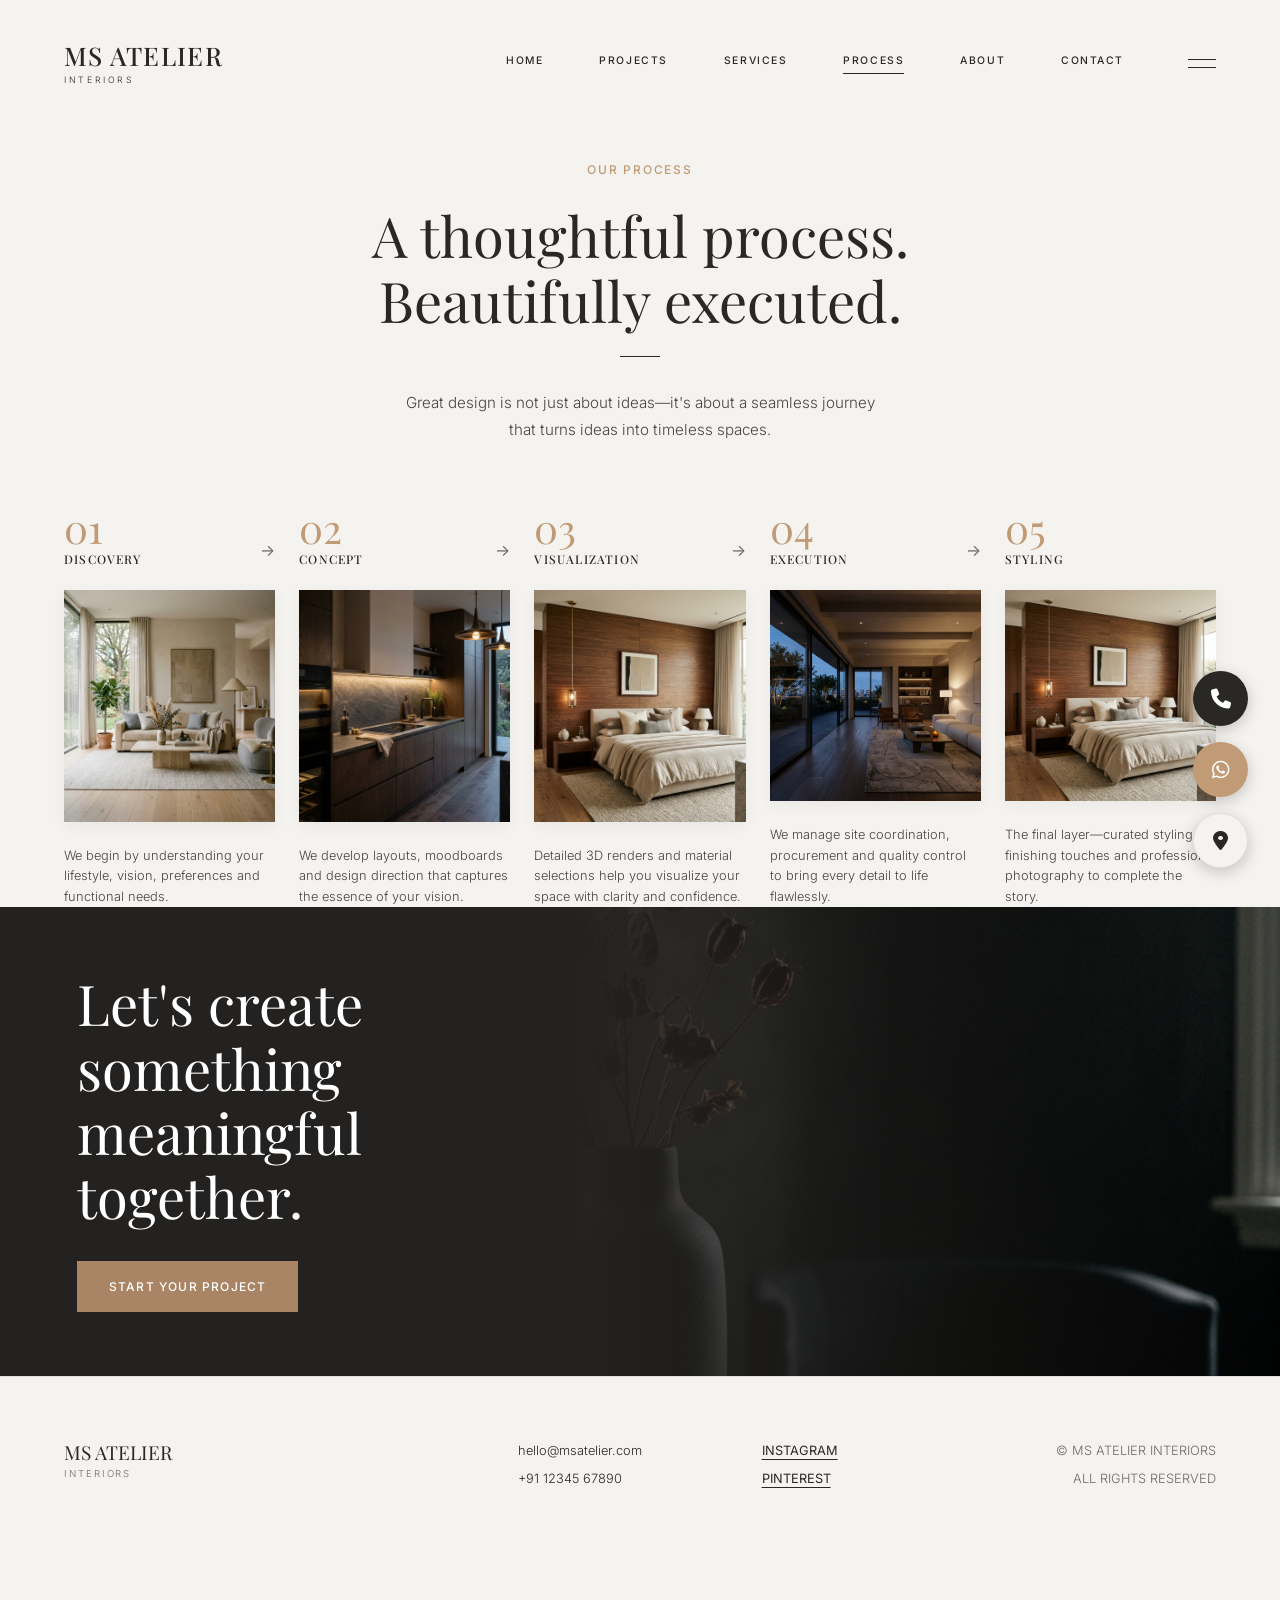
<file: process.html>
<!DOCTYPE html>
<html lang="en">
<head>
    <meta charset="UTF-8">
    <meta name="viewport" content="width=device-width, initial-scale=1.0">
    <title>Process - MS Atelier</title>
    
    <!-- Google Fonts -->
    <link rel="preconnect" href="https://fonts.googleapis.com">
    <link rel="preconnect" href="https://fonts.gstatic.com" crossorigin>
    <link href="https://fonts.googleapis.com/css2?family=Inter:wght@300;400;500;600&family=Playfair+Display:ital,wght@0,400;0,500;0,600;0,700;1,400&display=swap" rel="stylesheet">
    
    <!-- Stylesheet -->
    <link rel="stylesheet" href="style.css">
    <!-- Font Awesome for Icons -->
    <link rel="stylesheet" href="https://cdnjs.cloudflare.com/ajax/libs/font-awesome/6.4.0/css/all.min.css">
</head>
<body style="background-color: var(--bg-color);">

    <!-- Navigation -->
    <nav class="navbar dark-nav">
        <div class="logo">
            <a href="index.html">
                <h2>MS ATELIER</h2>
                <p>INTERIORS</p>
            </a>
        </div>
        <div class="nav-links">
            <div class="sidebar-header">
                <div class="logo">
                    <a href="index.html">
                        <h2>MS ATELIER</h2>
                        <p>INTERIORS</p>
                    </a>
                </div>
                <button class="close-menu">&times;</button>
            </div>
            <a href="index.html">HOME</a>
            <a href="project.html">PROJECTS</a>
            <a href="services.html">SERVICES</a>
            <a href="process.html" class="active-link">PROCESS</a>
            <a href="about.html">ABOUT</a>
            <a href="contact.html">CONTACT</a>
        </div>
        <button class="hamburger-menu">
            <div class="line"></div>
            <div class="line"></div>
        </button>
    </nav>

    <!-- Process Header Section -->
    <section class="process-header section-padding" style="padding-top: clamp(7rem, 15vw, 10rem);">
        <div class="container" style="text-align: center; max-width: 800px; margin: 0 auto;">
            <p class="section-subtitle" style="color: var(--accent-color); letter-spacing: 0.15em; margin-bottom: 1.5rem;">OUR PROCESS</p>
            <h1 style="font-family: var(--font-heading); font-size: clamp(2rem, 5vw, 3.5rem); font-weight: 400; color: var(--text-dark); margin-bottom: 1.5rem; line-height: 1.15;">A thoughtful process.<br>Beautifully executed.</h1>
            <div class="text-divider" style="margin: 0 auto 2rem auto; width: 40px; height: 1px; background-color: var(--text-dark);"></div>
            <p style="color: var(--text-dark); font-size: 0.95rem; line-height: 1.8; opacity: 0.85;">Great design is not just about ideas&mdash;it's about a seamless journey<br>that turns ideas into timeless spaces.</p>
        </div>
    </section>

    <!-- Process Grid Section -->
    <section class="section-padding" style="padding-top: 0; background-color: var(--bg-color);">
        <div class="container">
            <div class="process-grid">
                <!-- Step 1 -->
                <div class="process-step">
                    <div class="step-header">
                        <div class="step-info">
                            <span class="step-num">01</span>
                            <h3 class="step-title">DISCOVERY</h3>
                        </div>
                        <span class="step-arrow">&rarr;</span>
                    </div>
                    <img src="assets/proc_1.jpg" alt="Discovery">
                    <p class="step-desc">We begin by understanding your lifestyle, vision, preferences and functional needs.</p>
                </div>

                <!-- Step 2 -->
                <div class="process-step">
                    <div class="step-header">
                        <div class="step-info">
                            <span class="step-num">02</span>
                            <h3 class="step-title">CONCEPT</h3>
                        </div>
                        <span class="step-arrow">&rarr;</span>
                    </div>
                    <img src="assets/proc_2.jpg" alt="Concept">
                    <p class="step-desc">We develop layouts, moodboards and design direction that captures the essence of your vision.</p>
                </div>

                <!-- Step 3 -->
                <div class="process-step">
                    <div class="step-header">
                        <div class="step-info">
                            <span class="step-num">03</span>
                            <h3 class="step-title">VISUALIZATION</h3>
                        </div>
                        <span class="step-arrow">&rarr;</span>
                    </div>
                    <img src="assets/proc_3.jpg" alt="Visualization">
                    <p class="step-desc">Detailed 3D renders and material selections help you visualize your space with clarity and confidence.</p>
                </div>

                <!-- Step 4 -->
                <div class="process-step">
                    <div class="step-header">
                        <div class="step-info">
                            <span class="step-num">04</span>
                            <h3 class="step-title">EXECUTION</h3>
                        </div>
                        <span class="step-arrow">&rarr;</span>
                    </div>
                    <img src="assets/proc_4.jpg" alt="Execution">
                    <p class="step-desc">We manage site coordination, procurement and quality control to bring every detail to life flawlessly.</p>
                </div>

                <!-- Step 5 -->
                <div class="process-step">
                    <div class="step-header">
                        <div class="step-info">
                            <span class="step-num">05</span>
                            <h3 class="step-title">STYLING</h3>
                        </div>
                        <span class="step-arrow" style="visibility: hidden;">&rarr;</span>
                    </div>
                    <img src="assets/feat_3.jpg" alt="Styling">
                    <p class="step-desc">The final layer&mdash;curated styling, finishing touches and professional photography to complete the story.</p>
                </div>
            </div>
        </div>
    <!-- Project CTA Section -->
    <section>
        <div class="cta-blended" style="background-image: url('assets/footer_bg.jpg');">
            <div class="cta-blended-content project-cta-content">
                <h2 style="font-family: var(--font-heading); font-size: clamp(2rem, 5vw, 3.5rem); color: var(--white); margin-bottom: 2rem; font-weight: 400; line-height: 1.15;">Let's create something<br>meaningful together.</h2>
                <a href="contact.html" class="btn btn-primary" style="background-color: #a98565; color: var(--white); border: none; padding: 1rem 2rem; font-size: 0.75rem; letter-spacing: 0.1em; font-weight: 500;">START YOUR PROJECT</a>
            </div>
        </div>
    </section>

    <!-- Footer -->
    <footer>
        <div class="container footer-layout">
            <div class="footer-logo">
                <a href="index.html">
                    <h2>MS ATELIER</h2>
                    <p>INTERIORS</p>
                </a>
            </div>
            <div class="footer-contact">
                <p>hello@msatelier.com</p>
                <p>+91 12345 67890</p>
            </div>
            <div class="footer-social">
                <a href="#">INSTAGRAM</a>
                <a href="#">PINTEREST</a>
            </div>
            <div class="footer-copy">
                <p>&copy; MS ATELIER INTERIORS</p>
                <p>ALL RIGHTS RESERVED</p>
            </div>
        </div>
    </footer>

    <!-- Scroll to Top Button -->
    <button class="scroll-to-top" id="scrollToTopBtn" aria-label="Scroll to top">
        &uarr;
    </button>

    <!-- Floating Action Buttons -->
    <div class="floating-actions">
        <!-- Call -->
        <a href="tel:+911234567890" class="fab-btn" title="Call Us">
            <i class="fa-solid fa-phone"></i>
        </a>
        <!-- WhatsApp -->
        <a href="https://wa.me/911234567890" class="fab-btn" title="WhatsApp Us" target="_blank">
            <i class="fa-brands fa-whatsapp"></i>
        </a>
        <!-- Direction -->
        <a href="https://maps.google.com/?q=Gomti+Nagar,Lucknow" class="fab-btn" title="Get Directions" target="_blank">
            <i class="fa-solid fa-location-dot"></i>
        </a>
    </div>

    <script src="script.js"></script>
</body>
</html>
</file>
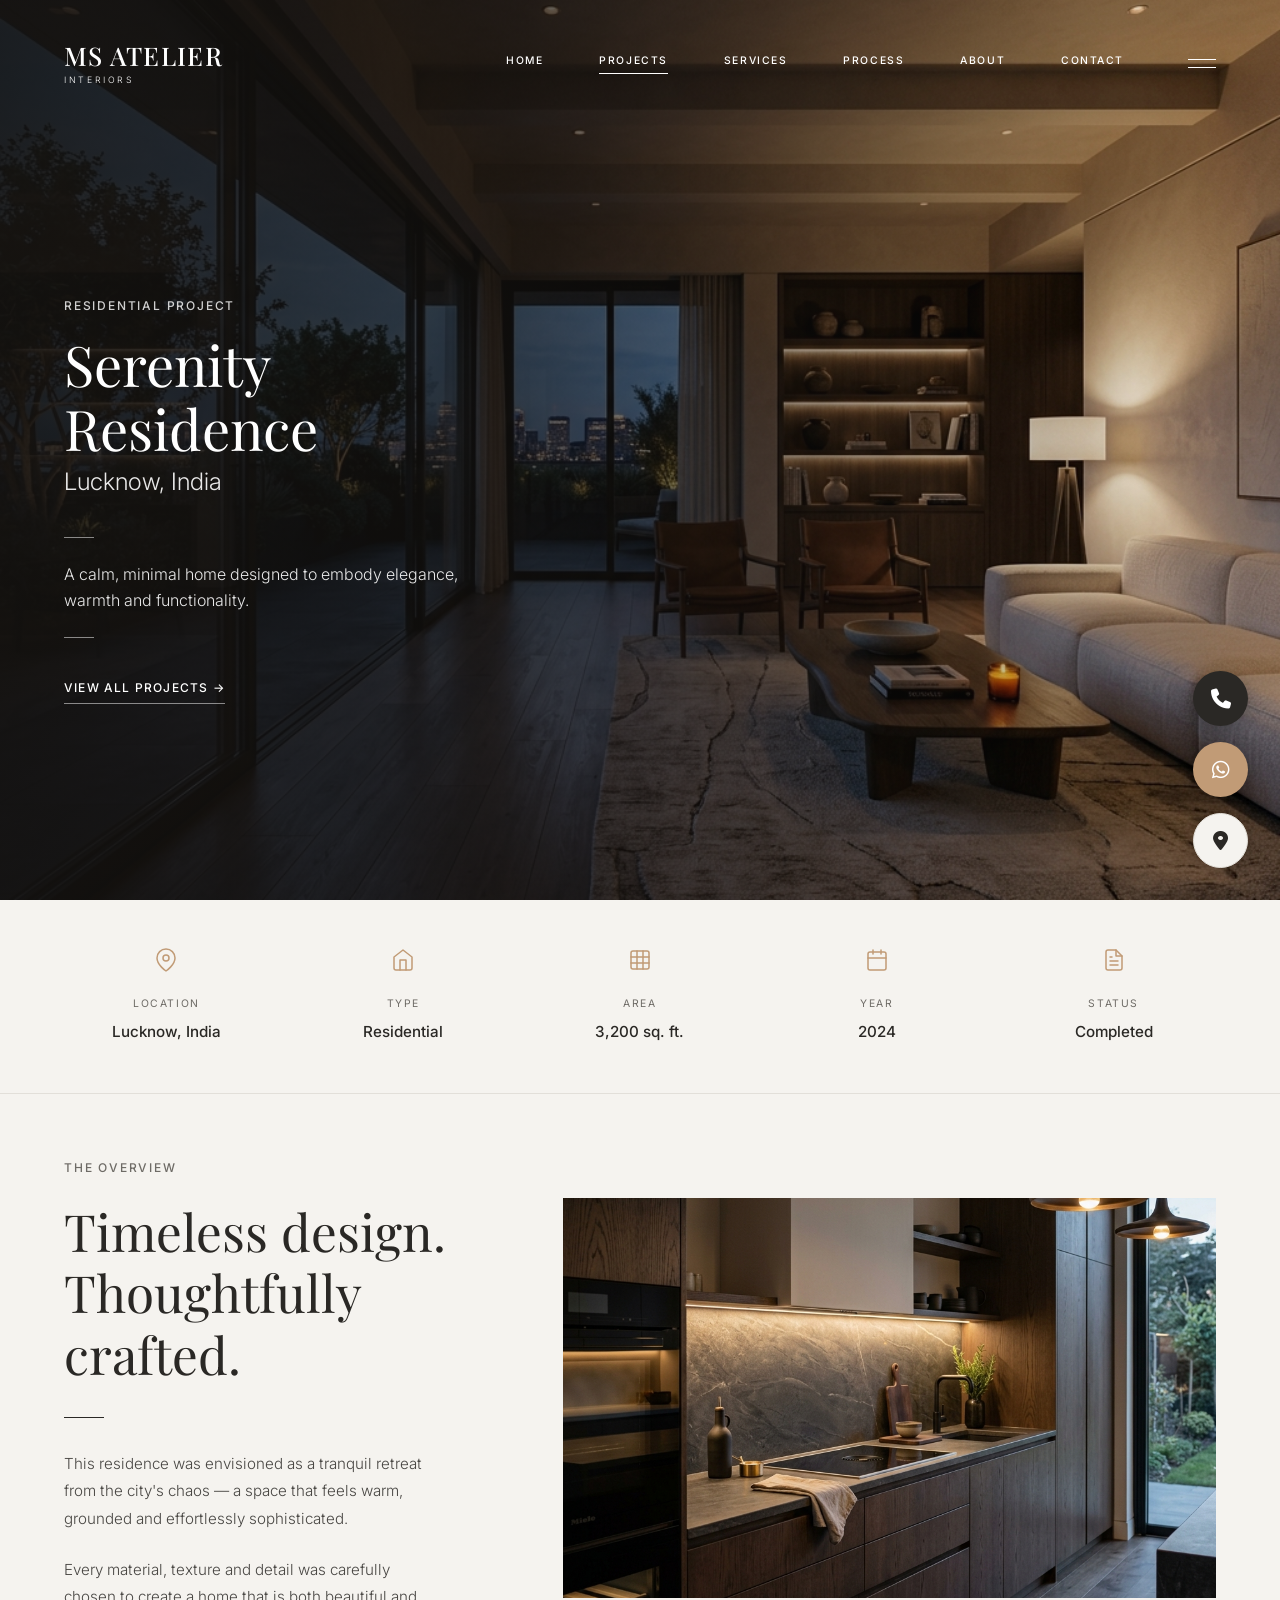
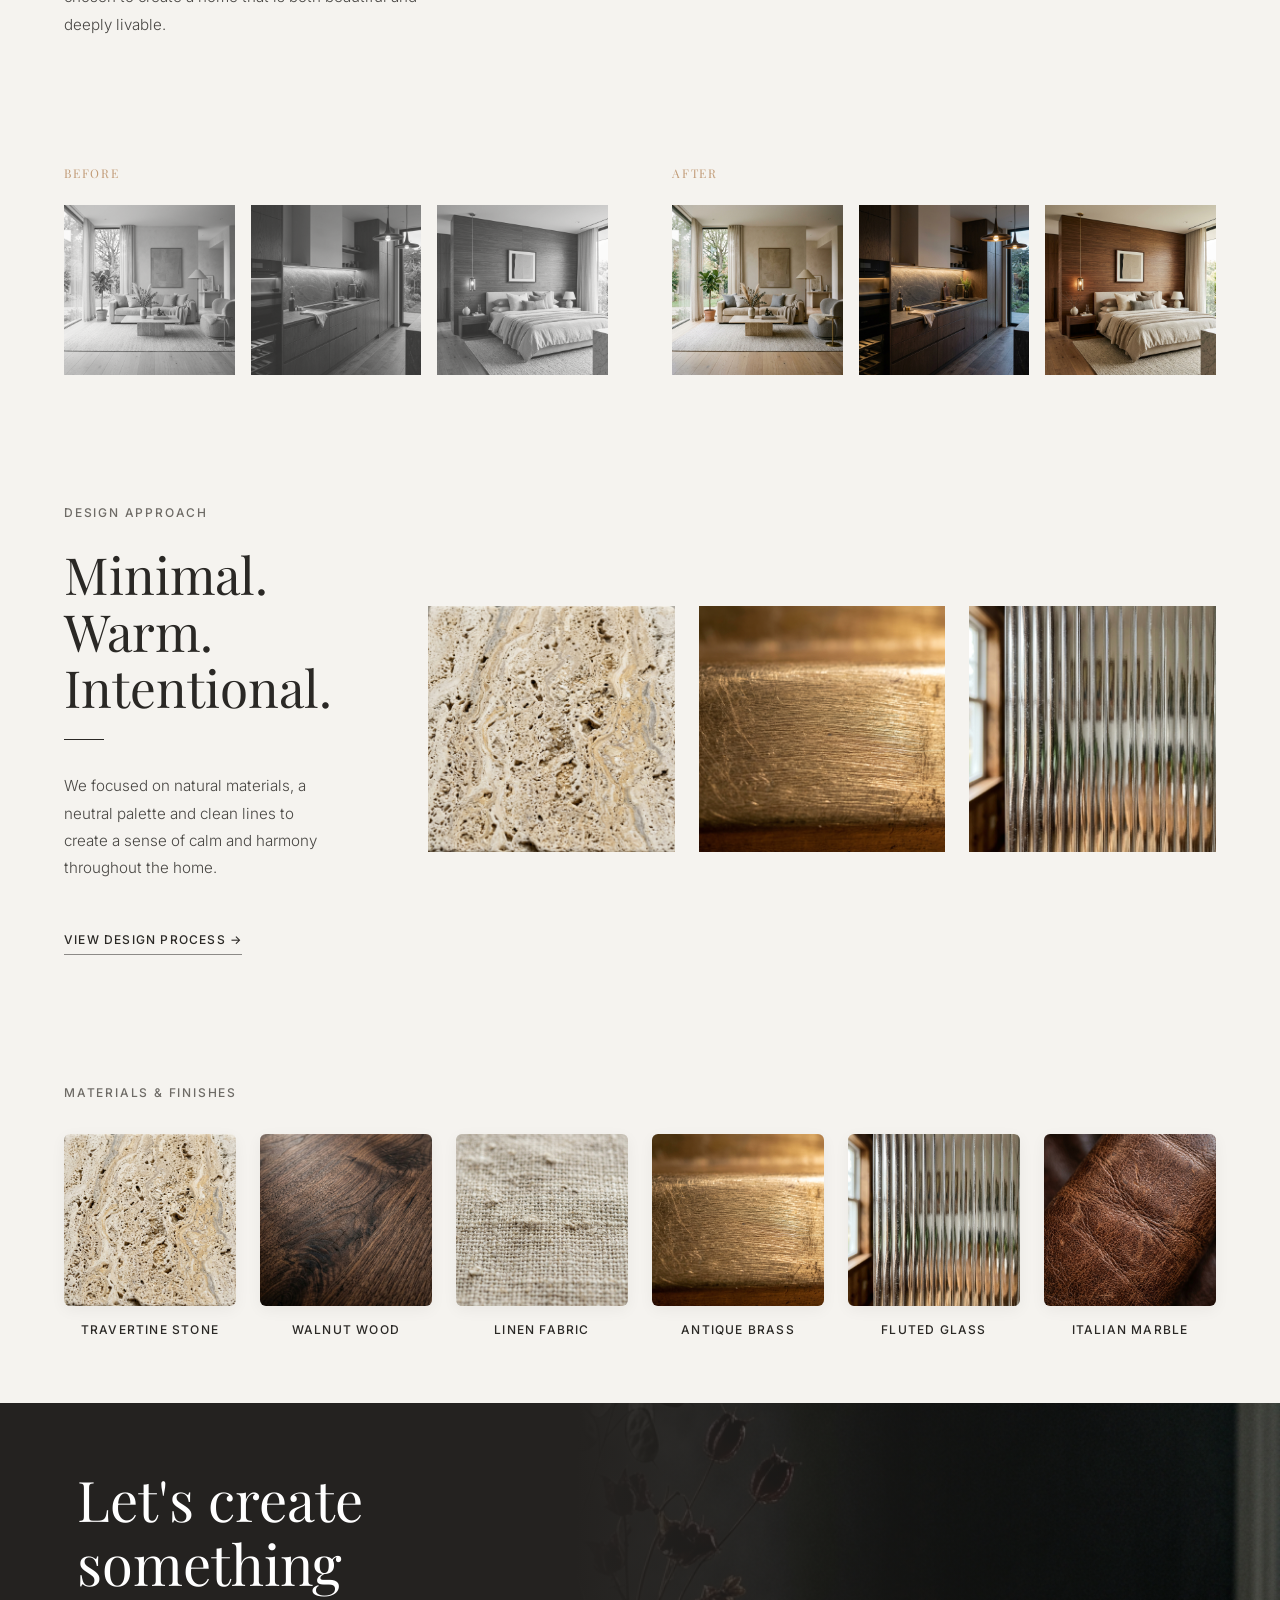
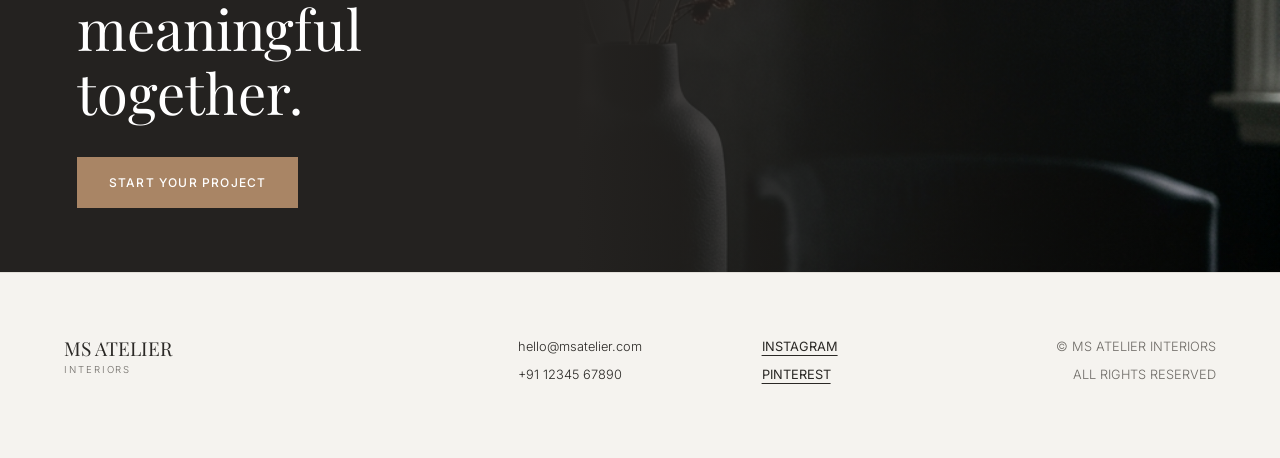
<file: project.html>
<!DOCTYPE html>
<html lang="en">

<head>
    <meta charset="UTF-8">
    <meta name="viewport" content="width=device-width, initial-scale=1.0">
    <title>Serenity Residence - MS Atelier</title>

    <!-- Google Fonts -->
    <link rel="preconnect" href="https://fonts.googleapis.com">
    <link rel="preconnect" href="https://fonts.gstatic.com" crossorigin>
    <link
        href="https://fonts.googleapis.com/css2?family=Inter:wght@300;400;500;600&family=Playfair+Display:ital,wght@0,400;0,500;0,600;0,700;1,400&display=swap"
        rel="stylesheet">

    <!-- Stylesheet -->
    <link rel="stylesheet" href="style.css">
    <!-- Font Awesome for Icons -->
    <link rel="stylesheet" href="https://cdnjs.cloudflare.com/ajax/libs/font-awesome/6.4.0/css/all.min.css">
</head>

<body style="background-color: var(--bg-color);">

    <!-- Navigation -->
    <nav class="navbar">
        <div class="logo">
            <a href="index.html">
                <h2>MS ATELIER</h2>
                <p>INTERIORS</p>
            </a>
        </div>
        <div class="nav-links">
            <div class="sidebar-header">
                <div class="logo">
                    <a href="index.html">
                        <h2>MS ATELIER</h2>
                        <p>INTERIORS</p>
                    </a>
                </div>
                <button class="close-menu">&times;</button>
            </div>
            <a href="index.html">HOME</a>
            <a href="project.html" class="active-link">PROJECTS</a>
            <a href="services.html">SERVICES</a>
            <a href="process.html">PROCESS</a>
            <a href="about.html">ABOUT</a>
            <a href="contact.html">CONTACT</a>
        </div>
        <button class="hamburger-menu">
            <div class="line"></div>
            <div class="line"></div>
        </button>
    </nav>

    <!-- Project Hero Section -->
    <section class="project-hero">
        <div class="project-hero-bg">
            <img src="assets/hero_bg.jpg" alt="Serenity Residence">
            <div class="project-hero-overlay"></div>
        </div>
        <div class="container project-hero-content">
            <p class="section-subtitle project-subtitle">RESIDENTIAL PROJECT</p>
            <h1 class="project-title">Serenity Residence</h1>
            <h3 class="project-location">Lucknow, India</h3>
            
            <div class="short-divider"></div>
            <p class="project-desc">A calm, minimal home designed to embody elegance, warmth and functionality.</p>
            <div class="short-divider"></div>
            
            <a href="#" class="view-all-link">VIEW ALL PROJECTS &rarr;</a>
        </div>
    </section>

    <!-- Project Stats Bar -->
    <section class="project-stats-bar">
        <div class="container">
            <div class="stats-grid">
                <!-- Location -->
                <div class="stat-item">
                    <div class="stat-icon">
                        <svg width="24" height="24" viewBox="0 0 24 24" fill="none" stroke="currentColor" stroke-width="1.5" stroke-linecap="round" stroke-linejoin="round"><path d="M21 10c0 7-9 13-9 13s-9-6-9-13a9 9 0 0 1 18 0z"></path><circle cx="12" cy="10" r="3"></circle></svg>
                    </div>
                    <span class="stat-label">LOCATION</span>
                    <span class="stat-value">Lucknow, India</span>
                </div>
                <!-- Type -->
                <div class="stat-item">
                    <div class="stat-icon">
                        <svg width="24" height="24" viewBox="0 0 24 24" fill="none" stroke="currentColor" stroke-width="1.5" stroke-linecap="round" stroke-linejoin="round"><path d="M3 9l9-7 9 7v11a2 2 0 0 1-2 2H5a2 2 0 0 1-2-2z"></path><polyline points="9 22 9 12 15 12 15 22"></polyline></svg>
                    </div>
                    <span class="stat-label">TYPE</span>
                    <span class="stat-value">Residential</span>
                </div>
                <!-- Area -->
                <div class="stat-item">
                    <div class="stat-icon">
                        <svg width="24" height="24" viewBox="0 0 24 24" fill="none" stroke="currentColor" stroke-width="1.5" stroke-linecap="round" stroke-linejoin="round"><rect x="3" y="3" width="18" height="18" rx="2" ry="2"></rect><line x1="9" y1="3" x2="9" y2="21"></line><line x1="15" y1="3" x2="15" y2="21"></line><line x1="3" y1="9" x2="21" y2="9"></line><line x1="3" y1="15" x2="21" y2="15"></line></svg>
                    </div>
                    <span class="stat-label">AREA</span>
                    <span class="stat-value">3,200 sq. ft.</span>
                </div>
                <!-- Year -->
                <div class="stat-item">
                    <div class="stat-icon">
                        <svg width="24" height="24" viewBox="0 0 24 24" fill="none" stroke="currentColor" stroke-width="1.5" stroke-linecap="round" stroke-linejoin="round"><rect x="3" y="4" width="18" height="18" rx="2" ry="2"></rect><line x1="16" y1="2" x2="16" y2="6"></line><line x1="8" y1="2" x2="8" y2="6"></line><line x1="3" y1="10" x2="21" y2="10"></line></svg>
                    </div>
                    <span class="stat-label">YEAR</span>
                    <span class="stat-value">2024</span>
                </div>
                <!-- Status -->
                <div class="stat-item">
                    <div class="stat-icon">
                        <svg width="24" height="24" viewBox="0 0 24 24" fill="none" stroke="currentColor" stroke-width="1.5" stroke-linecap="round" stroke-linejoin="round"><path d="M14 2H6a2 2 0 0 0-2 2v16a2 2 0 0 0 2 2h12a2 2 0 0 0 2-2V8z"></path><polyline points="14 2 14 8 20 8"></polyline><line x1="16" y1="13" x2="8" y2="13"></line><line x1="16" y1="17" x2="8" y2="17"></line><polyline points="10 9 9 9 8 9"></polyline></svg>
                    </div>
                    <span class="stat-label">STATUS</span>
                    <span class="stat-value">Completed</span>
                </div>
            </div>
        </div>
    </section>

    <!-- Project Overview -->
    <section class="section-padding" style="background-color: var(--bg-color);">
        <div class="container">
            <div class="overview-layout">
                <!-- Text Content -->
                <div class="overview-text" style="padding-right: 5%;">
                    <p class="section-subtitle" style="color: var(--text-light); letter-spacing: 0.15em; margin-bottom: 1.5rem;">THE OVERVIEW</p>
                    <h2 style="font-family: var(--font-heading); font-size: clamp(2rem, 4vw, 3.5rem); font-weight: 400; color: var(--text-dark); margin-bottom: 2rem; line-height: 1.2;">Timeless design.<br>Thoughtfully crafted.</h2>
                    
                    <div class="text-divider" style="margin: 0 0 2rem 0; width: 40px; height: 1px; background-color: var(--text-dark);"></div>
                    
                    <p style="color: var(--text-dark); font-size: 0.95rem; line-height: 1.8; opacity: 0.85; margin-bottom: 1.5rem; max-width: 90%;">This residence was envisioned as a tranquil retreat from the city's chaos &mdash; a space that feels warm, grounded and effortlessly sophisticated.</p>
                    
                    <p style="color: var(--text-dark); font-size: 0.95rem; line-height: 1.8; opacity: 0.85; max-width: 90%;">Every material, texture and detail was carefully chosen to create a home that is both beautiful and deeply livable.</p>
                </div>
                
                <!-- Image -->
                <div class="overview-img project-overview-img">
                    <img src="assets/feat_2.jpg" alt="Project Overview" style="width: 100%; height: 100%; object-fit: cover;">
                </div>
            </div>
        </div>
    </section>
    <!-- Before & After Section -->
    <section class="section-padding" style="background-color: var(--bg-color);">
        <div class="container">
            <div class="before-after-grid">
                <!-- BEFORE -->
                <div class="ba-section">
                    <h4 class="ba-title">BEFORE</h4>
                    <div class="ba-images">
                        <img src="assets/feat_1.jpg" alt="Before 1" style="filter: grayscale(100%) opacity(0.8);">
                        <img src="assets/feat_2.jpg" alt="Before 2" style="filter: grayscale(100%) opacity(0.8);">
                        <img src="assets/feat_3.jpg" alt="Before 3" style="filter: grayscale(100%) opacity(0.8);">
                    </div>
                </div>
                <!-- AFTER -->
                <div class="ba-section">
                    <h4 class="ba-title">AFTER</h4>
                    <div class="ba-images">
                        <img src="assets/feat_1.jpg" alt="After 1">
                        <img src="assets/feat_2.jpg" alt="After 2">
                        <img src="assets/feat_3.jpg" alt="After 3">
                    </div>
                </div>
            </div>
        </div>
    </section>

    <!-- Design Approach Section -->
    <section class="section-padding design-approach" style="background-color: var(--bg-color);">
        <div class="container">
            <div class="approach-grid">
                <!-- Text Content -->
                <div class="approach-text">
                    <p class="section-subtitle" style="color: var(--text-light); letter-spacing: 0.15em; margin-bottom: 1.5rem;">DESIGN APPROACH</p>
                    <h2 style="font-family: var(--font-heading); font-size: clamp(2rem, 4vw, 3.5rem); font-weight: 400; color: var(--text-dark); margin-bottom: 1.5rem; line-height: 1.1;">Minimal.<br>Warm.<br>Intentional.</h2>
                    
                    <div class="text-divider" style="margin: 0 0 2rem 0; width: 40px; height: 1px; background-color: var(--text-dark);"></div>
                    
                    <p style="color: var(--text-dark); font-size: 0.95rem; line-height: 1.8; opacity: 0.85; margin-bottom: 2rem;">We focused on natural materials, a neutral palette and clean lines to create a sense of calm and harmony throughout the home.</p>
                    
                    <a href="#" class="view-all-link" style="color: var(--text-dark); border-bottom-color: rgba(36, 34, 32, 0.5);">VIEW DESIGN PROCESS &rarr;</a>
                </div>
                
                <!-- Images -->
                <div class="approach-images">
                    <img src="assets/mat_1.jpg" alt="Design Approach 1">
                    <img src="assets/mat_2.jpg" alt="Design Approach 2">
                    <img src="assets/mat_3.jpg" alt="Design Approach 3">
                </div>
            </div>
        </div>
    </section>

    <!-- Materials & Finishes Section -->
    <section class="section-padding" style="background-color: var(--bg-color);">
        <div class="container">
            <p class="section-subtitle" style="color: var(--text-light); letter-spacing: 0.15em; margin-bottom: 2rem;">MATERIALS &amp; FINISHES</p>
            
            <div class="materials-grid">
                <div class="material-item">
                    <img src="assets/mat_1.jpg" alt="Travertine Stone">
                    <p>Travertine Stone</p>
                </div>
                <div class="material-item">
                    <img src="assets/mat_4.jpg" alt="Walnut Wood">
                    <p>Walnut Wood</p>
                </div>
                <div class="material-item">
                    <img src="assets/mat_5.jpg" alt="Linen Fabric">
                    <p>Linen Fabric</p>
                </div>
                <div class="material-item">
                    <img src="assets/mat_2.jpg" alt="Antique Brass">
                    <p>Antique Brass</p>
                </div>
                <div class="material-item">
                    <img src="assets/mat_3.jpg" alt="Fluted Glass">
                    <p>Fluted Glass</p>
                </div>
                <div class="material-item">
                    <img src="assets/mat_6.jpg" alt="Italian Marble">
                    <p>Italian Marble</p>
                </div>
            </div>
        </div>
    </section>

    <!-- Project CTA Section -->
    <section>
        <div class="cta-blended" style="background-image: url('assets/footer_bg.jpg');">
            <div class="cta-blended-content project-cta-content">
                <h2 style="font-family: var(--font-heading); font-size: clamp(2rem, 5vw, 3.5rem); color: var(--white); margin-bottom: 2rem; font-weight: 400; line-height: 1.15;">Let's create something<br>meaningful together.</h2>
                <a href="contact.html" class="btn btn-primary" style="background-color: #a98565; color: var(--white); border: none; padding: 1rem 2rem; font-size: 0.75rem; letter-spacing: 0.1em; font-weight: 500;">START YOUR PROJECT</a>
            </div>
        </div>
    </section>

    <!-- Footer -->
    <footer>
        <div class="container footer-layout">
            <div class="footer-logo">
                <a href="index.html">
                    <h2>MS ATELIER</h2>
                    <p>INTERIORS</p>
                </a>
            </div>
            <div class="footer-contact">
                <p>hello@msatelier.com</p>
                <p>+91 12345 67890</p>
            </div>
            <div class="footer-social">
                <a href="#">INSTAGRAM</a>
                <a href="#">PINTEREST</a>
            </div>
            <div class="footer-copy">
                <p>&copy; MS ATELIER INTERIORS</p>
                <p>ALL RIGHTS RESERVED</p>
            </div>
        </div>
    </footer>

    <!-- Scroll to Top Button -->
    <button class="scroll-to-top" id="scrollToTopBtn" aria-label="Scroll to top">
        &uarr;
    </button>

    <!-- Floating Action Buttons -->
    <div class="floating-actions">
        <!-- Call -->
        <a href="tel:+911234567890" class="fab-btn" title="Call Us">
            <i class="fa-solid fa-phone"></i>
        </a>
        <!-- WhatsApp -->
        <a href="https://wa.me/911234567890" class="fab-btn" title="WhatsApp Us" target="_blank">
            <i class="fa-brands fa-whatsapp"></i>
        </a>
        <!-- Direction -->
        <a href="https://maps.google.com/?q=Gomti+Nagar,Lucknow" class="fab-btn" title="Get Directions" target="_blank">
            <i class="fa-solid fa-location-dot"></i>
        </a>
    </div>

    <script src="script.js"></script>
</body>
</html>
</file>
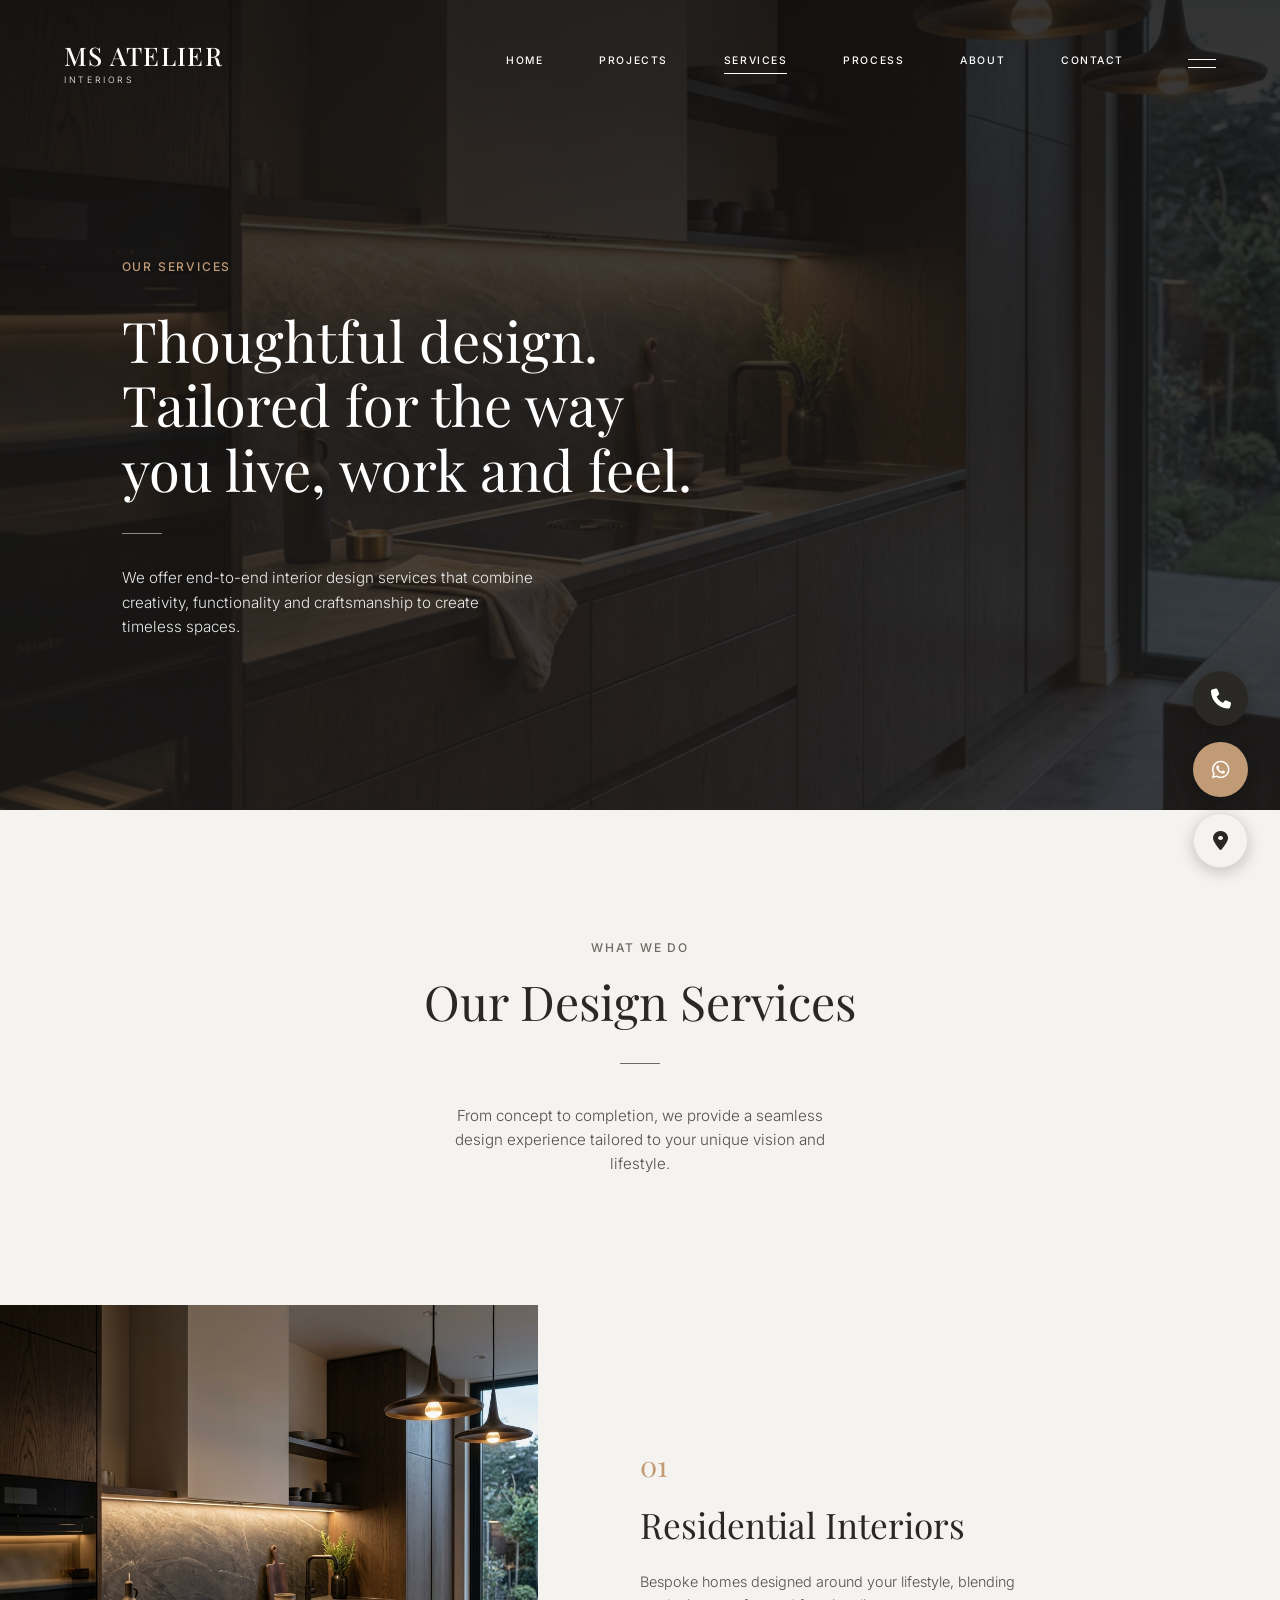
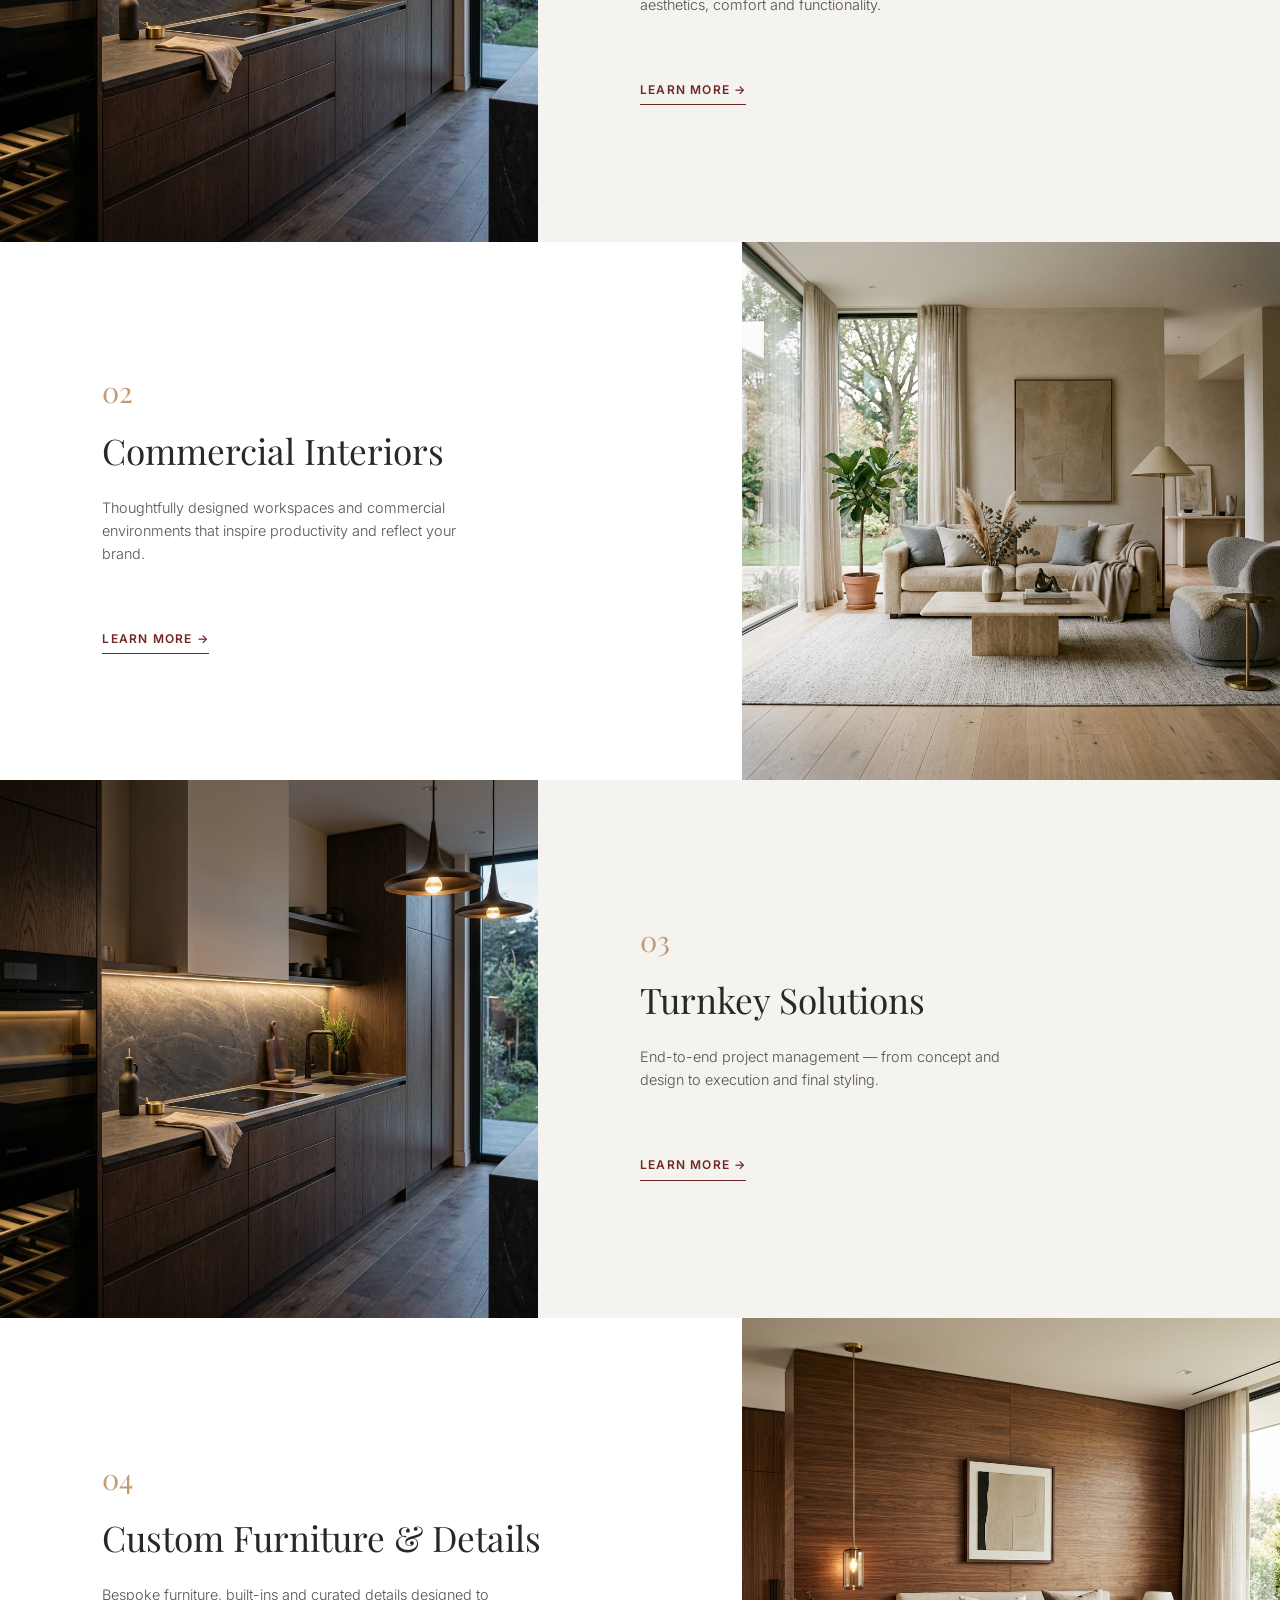
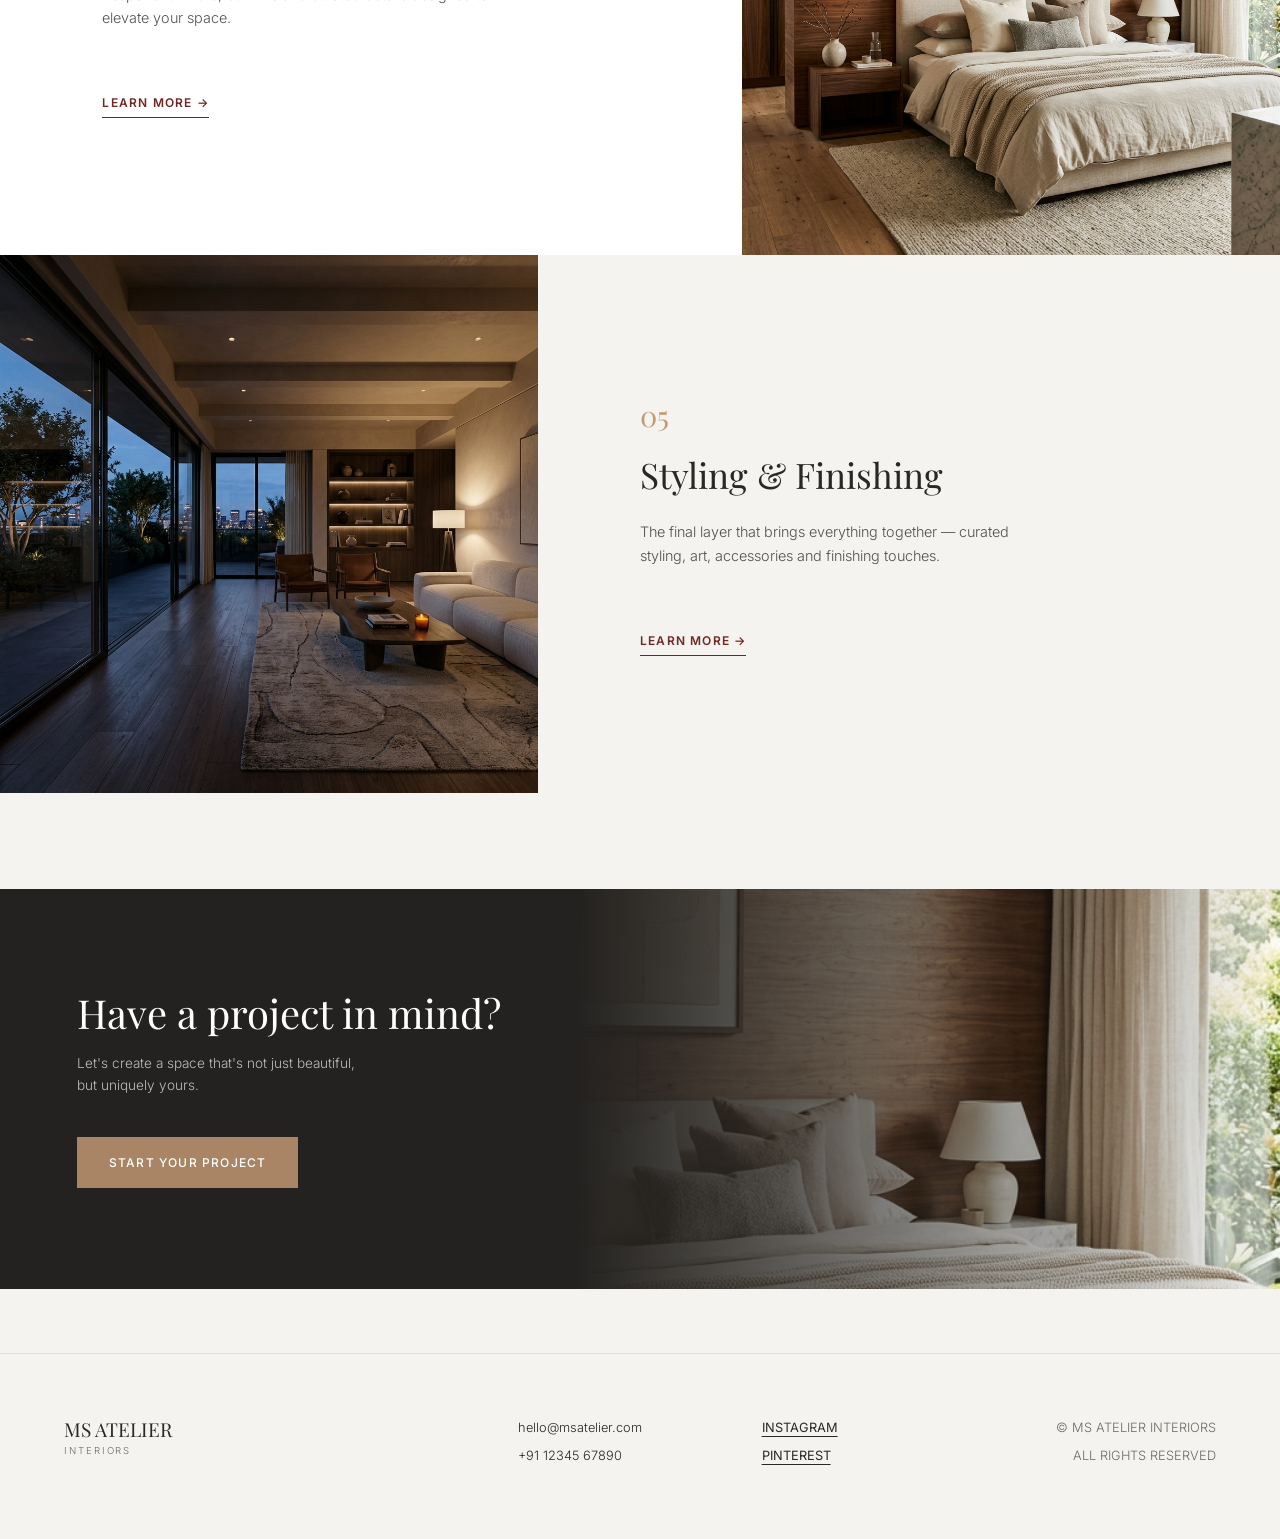
<file: services.html>
<!DOCTYPE html>
<html lang="en">

<head>
    <meta charset="UTF-8">
    <meta name="viewport" content="width=device-width, initial-scale=1.0">
    <title>Services - MS Atelier Interiors</title>

    <!-- Google Fonts -->
    <link rel="preconnect" href="https://fonts.googleapis.com">
    <link rel="preconnect" href="https://fonts.gstatic.com" crossorigin>
    <link
        href="https://fonts.googleapis.com/css2?family=Inter:wght@300;400;500;600&family=Playfair+Display:ital,wght@0,400;0,500;0,600;0,700;1,400&display=swap"
        rel="stylesheet">

    <!-- Stylesheet -->
    <link rel="stylesheet" href="style.css">
    <!-- Font Awesome for Icons -->
    <link rel="stylesheet" href="https://cdnjs.cloudflare.com/ajax/libs/font-awesome/6.4.0/css/all.min.css">
</head>

<body style="background-color: var(--bg-color);">

    <!-- Navigation -->
    <nav class="navbar">
        <div class="logo">
            <a href="index.html">
                <h2>MS ATELIER</h2>
                <p>INTERIORS</p>
            </a>
        </div>
        <div class="nav-links">
            <div class="sidebar-header">
                <div class="logo">
                    <a href="index.html">
                        <h2>MS ATELIER</h2>
                        <p>INTERIORS</p>
                    </a>
                </div>
                <button class="close-menu">&times;</button>
            </div>
            <a href="index.html">HOME</a>
            <a href="project.html">PROJECTS</a>
            <a href="services.html" class="active-link">SERVICES</a>
            <a href="process.html">PROCESS</a>
            <a href="about.html">ABOUT</a>
            <a href="contact.html">CONTACT</a>
        </div>
        <button class="hamburger-menu">
            <div class="line"></div>
            <div class="line"></div>
        </button>
    </nav>

    <!-- Services Hero Section -->
    <section class="hero"
        style="min-height: 90vh; padding-top: 150px; display: flex; flex-direction: column; justify-content: center; position: relative;">
        <div class="hero-bg">
            <img src="assets/feat_2.jpg" alt="Services Background"
                style="width: 100%; height: 100%; object-fit: cover;">
            <div style="position: absolute; top: 0; left: 0; width: 100%; height: 100%; background-color: rgba(36, 34, 32, 0.75);"></div>
        </div>
        <div class="container" style="position: relative; z-index: 1; margin: 0; padding-left: 5%;">
            <p class="section-subtitle"
                style="color: var(--accent-color); margin-bottom: 2rem; letter-spacing: 0.15em;">OUR SERVICES</p>
            <h1 style="font-family: var(--font-heading); font-size: clamp(2rem, 5vw, 3.5rem); color: var(--white); font-weight: 400; line-height: 1.15; margin-bottom: 2rem;">
                Thoughtful design.<br>Tailored for the way<br>you live, work and feel.</h1>
            <div class="text-divider"
                style="background-color: var(--white); margin-bottom: 2rem; margin-left: 0; width: 40px; height: 1px; opacity: 0.5;">
            </div>
            <p style="color: var(--white); font-size: 0.95rem; max-width: 420px; line-height: 1.6; opacity: 0.9;">We
                offer end-to-end interior design services that combine creativity, functionality and craftsmanship to
                create timeless spaces.</p>
        </div>
    </section>

    <!-- Services Intro -->
    <section class="section-padding" style="background-color: var(--bg-color);">
        <div class="container" style="text-align: center; max-width: 700px; padding: 4rem 5%;">
            <p class="section-subtitle" style="margin-bottom: 1rem; color: var(--text-light); letter-spacing: 0.15em;">
                WHAT WE DO</p>
            <h2
                style="font-size: clamp(2rem, 5vw, 3rem); margin-bottom: 2rem; font-family: var(--font-heading); font-weight: 400; color: var(--text-dark);">
                Our Design Services</h2>
            <div class="text-divider"
                style="margin: 0 auto 2.5rem auto; width: 40px; height: 1px; background-color: var(--text-light);">
            </div>
            <p
                style="color: var(--text-dark); opacity: 0.8; font-size: 0.95rem; max-width: 400px; margin: 0 auto; line-height: 1.6;">
                From concept to completion, we provide a seamless design experience tailored to your unique vision and
                lifestyle.</p>
        </div>
    </section>

    <!-- Services List -->
    <section class="services-list" style="background-color: var(--bg-color); padding-bottom: 6rem;">
        <div class="container" style="padding: 0;">

            <!-- Service 1 -->
            <div class="service-block" style="background-color: var(--bg-color);">
                <div class="service-img">
                    <img src="assets/feat_2.jpg" alt="Residential Interiors">
                </div>
                <div class="service-text" style="background-color: transparent;">
                    <span class="service-number"
                        style="font-weight: 300; font-size: 1.8rem; color: var(--accent-color);">01</span>
                    <h2
                        style="font-family: var(--font-heading); font-size: clamp(1.8rem, 4vw, 2.2rem); font-weight: 400;">
                        Residential Interiors</h2>
                    <p
                        style="color: var(--text-dark); opacity: 0.8; font-size: 0.9rem; line-height: 1.6; margin-bottom: 2rem;">
                        Bespoke homes designed around your lifestyle, blending aesthetics, comfort and functionality.
                    </p>
                    <a href="#" class="link-arrow cta-red-link"
                        style="color: var(--text-dark); font-weight: 600; font-size: 0.75rem; border-bottom: 1px solid var(--text-dark); padding-bottom: 5px; width: max-content;">LEARN
                        MORE &rarr;</a>
                </div>
            </div>

            <!-- Service 2 -->
            <div class="service-block reverse" style="background-color: var(--white);">
                <div class="service-img">
                    <img src="assets/proc_1.jpg" alt="Commercial Interiors">
                </div>
                <div class="service-text" style="background-color: transparent;">
                    <span class="service-number"
                        style="font-weight: 300; font-size: 1.8rem; color: var(--accent-color);">02</span>
                    <h2
                        style="font-family: var(--font-heading); font-size: clamp(1.8rem, 4vw, 2.2rem); font-weight: 400;">
                        Commercial Interiors</h2>
                    <p
                        style="color: var(--text-dark); opacity: 0.8; font-size: 0.9rem; line-height: 1.6; margin-bottom: 2rem;">
                        Thoughtfully designed workspaces and commercial environments that inspire productivity and
                        reflect your brand.</p>
                    <a href="#" class="link-arrow cta-red-link"
                        style="color: var(--text-dark); font-weight: 600; font-size: 0.75rem; border-bottom: 1px solid var(--text-dark); padding-bottom: 5px; width: max-content;">LEARN
                        MORE &rarr;</a>
                </div>
            </div>

            <!-- Service 3 -->
            <div class="service-block" style="background-color: var(--bg-color);">
                <div class="service-img">
                    <img src="assets/proc_2.jpg" alt="Turnkey Solutions">
                </div>
                <div class="service-text" style="background-color: transparent;">
                    <span class="service-number"
                        style="font-weight: 300; font-size: 1.8rem; color: var(--accent-color);">03</span>
                    <h2
                        style="font-family: var(--font-heading); font-size: clamp(1.8rem, 4vw, 2.2rem); font-weight: 400;">
                        Turnkey Solutions</h2>
                    <p
                        style="color: var(--text-dark); opacity: 0.8; font-size: 0.9rem; line-height: 1.6; margin-bottom: 2rem;">
                        End-to-end project management &mdash; from concept and design to execution and final styling.
                    </p>
                    <a href="#" class="link-arrow cta-red-link"
                        style="color: var(--text-dark); font-weight: 600; font-size: 0.75rem; border-bottom: 1px solid var(--text-dark); padding-bottom: 5px; width: max-content;">LEARN
                        MORE &rarr;</a>
                </div>
            </div>

            <!-- Service 4 -->
            <div class="service-block reverse" style="background-color: var(--white);">
                <div class="service-img">
                    <img src="assets/proc_3.jpg" alt="Custom Furniture">
                </div>
                <div class="service-text" style="background-color: transparent;">
                    <span class="service-number"
                        style="font-weight: 300; font-size: 1.8rem; color: var(--accent-color);">04</span>
                    <h2
                        style="font-family: var(--font-heading); font-size: clamp(1.8rem, 4vw, 2.2rem); font-weight: 400;">
                        Custom Furniture &amp; Details</h2>
                    <p
                        style="color: var(--text-dark); opacity: 0.8; font-size: 0.9rem; line-height: 1.6; margin-bottom: 2rem;">
                        Bespoke furniture, built-ins and curated details designed to elevate your space.</p>
                    <a href="#" class="link-arrow cta-red-link"
                        style="color: var(--text-dark); font-weight: 600; font-size: 0.75rem; border-bottom: 1px solid var(--text-dark); padding-bottom: 5px; width: max-content;">LEARN
                        MORE &rarr;</a>
                </div>
            </div>

            <!-- Service 5 -->
            <div class="service-block" style="background-color: var(--bg-color);">
                <div class="service-img">
                    <img src="assets/proc_4.jpg" alt="Styling &amp; Finishing">
                </div>
                <div class="service-text" style="background-color: transparent;">
                    <span class="service-number"
                        style="font-weight: 300; font-size: 1.8rem; color: var(--accent-color);">05</span>
                    <h2
                        style="font-family: var(--font-heading); font-size: clamp(1.8rem, 4vw, 2.2rem); font-weight: 400;">
                        Styling &amp; Finishing</h2>
                    <p
                        style="color: var(--text-dark); opacity: 0.8; font-size: 0.9rem; line-height: 1.6; margin-bottom: 2rem;">
                        The final layer that brings everything together &mdash; curated styling, art, accessories and
                        finishing touches.</p>
                    <a href="#" class="link-arrow cta-red-link"
                        style="color: var(--text-dark); font-weight: 600; font-size: 0.75rem; border-bottom: 1px solid var(--text-dark); padding-bottom: 5px; width: max-content;">LEARN
                        MORE &rarr;</a>
                </div>
            </div>

        </div>
    </section>

    <!-- Bottom CTA Banner -->
    <section class="cta-banner" style="background-color: var(--bg-color); padding-bottom: 4rem;">
        <div class="container" style="padding: 0;">
            <div class="cta-blended">
                <div class="cta-blended-content">
                    <h2
                        style="font-family: var(--font-heading); font-size: clamp(2rem, 4.5vw, 2.5rem); color: var(--white); margin-bottom: 1rem; font-weight: 400; line-height: 1.2;">
                        Have a project in mind?</h2>
                    <p
                        style="color: rgba(255,255,255,0.7); margin-bottom: 2.5rem; font-size: 0.85rem; line-height: 1.6;">
                        Let's create a space that's not just beautiful,<br>but uniquely yours.</p>
                    <a href="contact.html" class="btn btn-primary"
                        style="background-color: #a98565; color: var(--white); border: none; padding: 1rem 2rem; font-size: 0.75rem; letter-spacing: 0.1em; font-weight: 500;">START
                        YOUR PROJECT</a>
                </div>
            </div>
        </div>
    </section>

    <!-- Footer -->
    <footer>
        <div class="container footer-layout">
            <div class="footer-logo">
                <a href="index.html">
                    <h2>MS ATELIER</h2>
                    <p>INTERIORS</p>
                </a>
            </div>
            <div class="footer-contact">
                <p>hello@msatelier.com</p>
                <p>+91 12345 67890</p>
            </div>
            <div class="footer-social">
                <a href="#">INSTAGRAM</a>
                <a href="#">PINTEREST</a>
            </div>
            <div class="footer-copy">
                <p>&copy; MS ATELIER INTERIORS</p>
                <p>ALL RIGHTS RESERVED</p>
            </div>
        </div>
    </footer>

    <!-- Scroll to Top Button -->
    <button class="scroll-to-top" id="scrollToTopBtn" aria-label="Scroll to top">
        &uarr;
    </button>

    <!-- Floating Action Buttons -->
    <div class="floating-actions">
        <!-- Call -->
        <a href="tel:+911234567890" class="fab-btn" title="Call Us">
            <i class="fa-solid fa-phone"></i>
        </a>
        <!-- WhatsApp -->
        <a href="https://wa.me/911234567890" class="fab-btn" title="WhatsApp Us" target="_blank">
            <i class="fa-brands fa-whatsapp"></i>
        </a>
        <!-- Direction -->
        <a href="https://maps.google.com/?q=Gomti+Nagar,Lucknow" class="fab-btn" title="Get Directions" target="_blank">
            <i class="fa-solid fa-location-dot"></i>
        </a>
    </div>

    <script src="script.js"></script>
</body>

</html>
</file>
<file: style.css>
/* =========================================
   CSS Variables & Reset
========================================= */
:root {
    /* Colors */
    --bg-color: #f5f3ef;
    /* Warm off-white */
    --text-dark: #2a2825;
    /* Dark charcoal/brown */
    --text-light: #6e6b66;
    /* Lighter warm gray */
    --accent-color: #c19b76;
    /* Accurate bronze/gold */
    --white: #ffffff;
    --border-color: #e2dfd9;

    /* Typography */
    --font-heading: 'Playfair Display', serif;
    --font-body: 'Inter', sans-serif;

    /* Spacing */
    --section-padding: 4rem 0;
    --container-padding: 0 5%;
}

* {
    margin: 0;
    padding: 0;
    box-sizing: border-box;
}

html {
    scroll-behavior: smooth;
}

body {
    background-color: var(--bg-color);
    color: var(--text-dark);
    font-family: var(--font-body);
    line-height: 1.6;
    overflow-x: hidden;
    -webkit-font-smoothing: antialiased;
}

/* =========================================
   Typography & Utilities
========================================= */
h1,
h2,
h3,
h4 {
    font-family: var(--font-heading);
    font-weight: 400;
    line-height: 1.2;
    color: var(--text-dark);
}

h1 {
    font-size: clamp(2.75rem, 4.5vw, 4.5rem);
}

h2 {
    font-size: clamp(2rem, 1.4vw, 4rem);
    margin-bottom: 1.5rem;
}

h3 {
    font-size: 1.25rem;
    margin-bottom: 0.5rem;
}

p {
    font-size: 0.95rem;
    color: var(--text-light);
    font-weight: 300;
}

a {
    text-decoration: none;
    color: inherit;
    transition: all 0.3s ease;
}

img {
    max-width: 100%;
    height: auto;
    display: block;
}

.container {
    max-width: 1600px;
    margin: 0 auto;
    padding: var(--container-padding);
}

.section-padding {
    padding: var(--section-padding);
}

.section-subtitle {
    font-size: 0.75rem;
    text-transform: uppercase;
    letter-spacing: 0.15em;
    color: var(--text-light);
    margin-bottom: 1.5rem;
    font-weight: 500;
}

.link-arrow {
    display: inline-block;
    font-size: 0.75rem;
    text-transform: uppercase;
    letter-spacing: 0.1em;
    font-weight: 500;
    margin-top: 2rem;
    border-bottom: 1px solid var(--text-dark);
    padding-bottom: 4px;
}

.link-arrow:hover {
    color: var(--accent-color);
    border-color: var(--accent-color);
}

.cta-red-link {
    color: #712825 !important;
    border-color: #712825 !important;
}

.cta-red-link:hover {
    color: var(--accent-color) !important;
    border-color: var(--accent-color) !important;
}

.mt-large {
    margin-top: 8rem;
}

img {
    width: 100%;
    height: 100%;
    object-fit: cover;
    display: block;
}

/* =========================================
   Buttons
========================================= */
.btn {
    display: inline-block;
    padding: 1rem 2rem;
    font-size: 0.75rem;
    text-transform: uppercase;
    letter-spacing: 0.1em;
    font-weight: 500;
    cursor: pointer;
    border: none;
    transition: all 0.3s ease;
}

.btn-primary {
    background-color: var(--accent-color);
    color: var(--white);
}

.btn-primary:hover {
    background-color: #8c7158;
}

.btn-outline {
    background-color: transparent;
    color: var(--white);
    border: 1px solid var(--white);
}

.btn-outline:hover {
    background-color: var(--white);
    color: var(--text-dark);
}

/* =========================================
   Navigation
========================================= */
.navbar {
    position: fixed;
    top: 0;
    left: 0;
    width: 100%;
    padding: 2.5rem 5%;
    display: flex;
    align-items: center;
    z-index: 1000;
    transition: background-color 0.4s ease, padding 0.4s ease;
}

.navbar.scrolled {
    background-color: rgba(245, 243, 239, 0.95);
    backdrop-filter: blur(10px);
    padding: 1.5rem 5%;
    box-shadow: 0 4px 20px rgba(0, 0, 0, 0.05);
}

.navbar.scrolled .nav-links a,
.navbar.scrolled .logo h2,
.navbar.scrolled .logo p,
.navbar.scrolled .nav-links a.active-link {
    color: var(--text-dark);
}

.navbar.scrolled .nav-links a.active-link {
    border-bottom-color: var(--text-dark);
}

.navbar.scrolled .hamburger-menu .line {
    background-color: var(--text-dark);
}

/* Persistent Solid Dark Navbar for specific pages */
.navbar.solid-nav {
    background-color: rgba(245, 243, 239, 0.95);
    backdrop-filter: blur(10px);
    box-shadow: 0 4px 20px rgba(0, 0, 0, 0.05);
}

.navbar.dark-nav .nav-links a,
.navbar.dark-nav .logo h2,
.navbar.dark-nav .logo p,
.navbar.dark-nav .nav-links a.active-link {
    color: var(--text-dark);
}

.navbar.dark-nav .nav-links a.active-link {
    border-bottom-color: var(--text-dark);
}

.navbar.dark-nav .hamburger-menu .line {
    background-color: var(--text-dark);
}

.logo {
    margin-right: auto;
}

.logo h2 {
    font-family: var(--font-heading);
    font-size: 1.6rem;
    font-weight: 500;
    letter-spacing: 0.05em;
    margin-bottom: 0;
    color: var(--white);
}

.logo p {
    font-family: var(--font-body);
    font-size: 0.55rem;
    letter-spacing: 0.3em;
    color: var(--white);
    margin-top: 2px;
}

.nav-links {
    display: flex;
    gap: 3.5rem;
    margin-right: 4rem;
}

.nav-links a {
    font-size: 0.65rem;
    text-transform: uppercase;
    letter-spacing: 0.15em;
    color: var(--white);
    font-weight: 500;
}

.nav-links a:hover {
    color: var(--accent-color);
}

.nav-links a.active-link {
    border-bottom: 1px solid var(--white);
    padding-bottom: 4px;
}

.hamburger-menu {
    display: flex;
    flex-direction: column;
    gap: 7px;
    background: none;
    border: none;
    cursor: pointer;
    z-index: 1001;
    padding: 0;
    -webkit-appearance: none;
    appearance: none;
    outline: none;
}

.hamburger-menu .line {
    width: 28px;
    height: 1px;
    background-color: var(--white);
    transition: all 0.3s ease;
}

/* =========================================
   Hero Section
========================================= */
.hero {
    position: relative;
    min-height: 100vh;
    display: flex;
    flex-direction: column;
    justify-content: center;
    padding: 8rem 5% 4rem 5%;
    color: var(--white);
}

.hero-bg {
    position: absolute;
    top: 0;
    left: 0;
    width: 100%;
    height: 100%;
    z-index: -1;
}

.hero-bg::after {
    content: '';
    position: absolute;
    top: 0;
    left: 0;
    width: 100%;
    height: 100%;
    background: linear-gradient(rgba(0, 0, 0, 0.4), rgba(0, 0, 0, 0.1));
}

.hero-content {
    max-width: 700px;
    width: 100%;
}

.hero-content h1 {
    color: var(--white);
    margin-bottom: 2rem;
    line-height: 1.15;
    font-size: clamp(2rem, 5vw, 3.5rem);
    font-weight: 400;
}

.hero-content h1 span {
    color: var(--accent-color);
    font-style: italic;
    font-weight: 400;
}

.text-divider {
    width: 15px;
    height: 1px;
    background-color: var(--accent-color);
    margin-bottom: 1.5rem;
}

.hero-content p {
    color: rgba(255, 255, 255, 0.9);
    font-size: 0.9rem;
    max-width: 480px;
    margin-bottom: 3.5rem;
    line-height: 1.7;
}

.hero-buttons {
    display: flex;
    gap: 1.5rem;
}

.scroll-indicator {
    display: flex;
    align-items: center;
    gap: 1rem;
    font-size: 0.65rem;
    letter-spacing: 0.15em;
    text-transform: uppercase;
    margin-top: 4rem;
    cursor: pointer;
    transition: opacity 0.3s ease;
}

.scroll-indicator:hover {
    opacity: 0.7;
}

.circle-icon {
    width: 36px;
    height: 36px;
    border: 1px solid rgba(255, 255, 255, 0.4);
    border-radius: 50%;
    display: flex;
    justify-content: center;
    align-items: center;
    font-size: 0.9rem;
    font-weight: 300;
}

/* =========================================
   Featured Project
========================================= */
.featured-project .container,
.process .container {
    display: flex;
    gap: 4rem;
    align-items: center;
}

.featured-header {
    flex: 0 0 35%;
}

.featured-header h2 {
    font-size: clamp(2rem, 1.4vw, 4rem);
    line-height: 1.1;
    margin-bottom: 2rem;
}

.featured-header .desc {
    max-width: 400px;
    margin-top: 1rem;
    font-size: 1.05rem;
}

.featured-carousel-container,
.process-carousel-container {
    flex: 1;
    overflow: hidden;
    position: relative;
    width: 100%;
}

.carousel-track {
    display: flex;
    gap: 1.5rem;
    will-change: transform;
    cursor: grab;
    user-select: none;
    -webkit-user-drag: none;
}

.carousel-track:active {
    cursor: grabbing;
}

.slide {
    flex-shrink: 0;
    aspect-ratio: 4 / 5;
}

.slide img {
    width: 100%;
    height: 100%;
    object-fit: cover;
    pointer-events: none;
    /* Prevents default image dragging */
}

/* =========================================
   Materials
========================================= */
.materials-layout {
    display: flex;
    gap: 4rem;
    align-items: flex-start;
    position: relative;
}

.materials-header {
    flex: 0 0 35%;
    position: sticky;
    top: 150px;
}

.materials-header h2 {
    font-size: clamp(2rem, 1.4vw, 4rem);
    line-height: 1.1;
    margin-bottom: 1.5rem;
}

.materials-header .desc {
    font-size: 1.05rem;
    color: var(--text-dark);
    max-width: 380px;
    margin-bottom: 2rem;
}

.materials-grid {
    flex: 1;
    display: grid;
    grid-template-columns: repeat(3, 1fr);
    gap: 4rem 1.5rem;
}

.material-item {
    text-align: center;
}

.material-item img {
    aspect-ratio: 4/5;
    margin-bottom: 0.75rem;
}

.material-item p {
    font-size: 0.75rem;
    text-transform: uppercase;
    letter-spacing: 0.1em;
    color: var(--text-dark);
    font-weight: 500;
}

/* =========================================
   Design Philosophy
========================================= */
.philosophy {
    padding-top: 8rem;
    padding-bottom: 2rem;
    /* Tight gap above Press */
}

.philosophy-layout {
    display: grid;
    grid-template-columns: 6fr 4fr 4fr;
    gap: 0;
    align-items: stretch;
}

.phil-img-1 {
    aspect-ratio: 16 / 9;
    overflow: hidden;
}

.phil-img-2 {
    overflow: hidden;
}

.phil-img-1 img,
.phil-img-2 img {
    width: 100%;
    height: 100%;
    object-fit: cover;
}

.phil-text {
    display: flex;
    flex-direction: column;
    justify-content: center;
    padding: 3rem 12%;
    background-color: var(--bg-color);
}

/* =========================================
   Press Features
========================================= */
.press-features {
    padding-top: 2rem;
    /* Tight gap below Philosophy */
    padding-bottom: 4rem;
}

.press-layout {
    display: flex;
    align-items: center;
    gap: 4rem;
}

.press-text-block {
    flex: 0 0 auto;
    display: flex;
    flex-direction: column;
    align-items: flex-start;
}

.press-text-block .section-subtitle {
    margin-bottom: 4rem;
    line-height: 1.6;
}

.press-text-block .link-arrow {
    margin-top: 0;
}

.press-carousel-container {
    flex: 1;
    overflow: hidden;
    position: relative;
    /* Optional edge masking for smooth fade out */
    mask-image: linear-gradient(to right, transparent, black 10%, black 90%, transparent);
    -webkit-mask-image: linear-gradient(to right, transparent, black 10%, black 90%, transparent);
}

.press-track {
    display: flex;
    align-items: center;
    gap: 4rem;
    cursor: grab;
    width: max-content;
}

.press-track:active {
    cursor: grabbing;
}

.press-track .logo-item {
    user-select: none;
    pointer-events: none;
    flex-shrink: 0;
}

.logo-item {
    color: #8c8a85;
    text-align: center;
}

.logo-elle {
    font-family: var(--font-heading);
    font-size: 1.8rem;
    line-height: 1;
}

.logo-elle span {
    display: block;
    font-family: var(--font-body);
    font-size: 0.7rem;
    letter-spacing: 0.3em;
    margin-top: 4px;
}

.logo-arch {
    font-family: var(--font-body);
    font-size: 1.2rem;
    font-weight: 400;
    letter-spacing: 0.1em;
}

.logo-arch span {
    display: block;
    font-size: 0.6rem;
    letter-spacing: 0.2em;
    margin-top: 2px;
}

.logo-living {
    font-family: var(--font-heading);
    font-size: 2rem;
}

.logo-living span {
    font-family: var(--font-heading);
    font-style: italic;
    font-size: 1.5rem;
    text-transform: lowercase;
}

.logo-ad {
    font-family: var(--font-heading);
    font-size: 2.5rem;
    letter-spacing: 0.05em;
}

.logo-anth {
    font-family: var(--font-heading);
    font-size: 1.2rem;
    text-transform: lowercase;
    line-height: 1.2;
}

.hide-desktop {
    display: none;
}

/* =========================================
   Instagram Feed
========================================= */
.instagram {
    padding-top: 1rem;
    /* Tight gap below logo slider */
    padding-bottom: 8rem;
}

.insta-layout {
    position: relative;
    padding-top: 3rem;
}

.link-underline {
    font-size: 0.75rem;
    font-weight: 500;
    text-transform: uppercase;
    letter-spacing: 0.1em;
    color: var(--text-dark);
    text-decoration: none;
    border-bottom: 1px solid var(--text-dark);
    padding-bottom: 2px;
    transition: opacity 0.3s ease;
}

.link-underline:hover {
    opacity: 0.7;
}

.insta-header {
    display: flex;
    justify-content: space-between;
    align-items: center;
    margin-bottom: 2rem;
    border-top: 1px solid var(--border-color);
    padding-top: 2rem;
}

.insta-grid {
    display: grid;
    grid-template-columns: repeat(5, 1fr);
    gap: 10px;
}

.insta-grid img {
    aspect-ratio: 1/1;
}

/* =========================================
   Behind the Design
========================================= */
.process-layout {
    display: flex;
    gap: 4rem;
}

.process-text {
    flex: 0 0 30%;
}

.process-text p {
    margin-top: 1.5rem;
}

.process-carousel-container {
    flex: 1;
    overflow: hidden;
    position: relative;
}

/* =========================================
   FAQs & Insights
========================================= */
.faq-insights {
    position: relative;
    padding-top: 4rem;
}

.split-layout {
    display: grid;
    grid-template-columns: 1fr 1fr;
    gap: 3rem;
}

.accordion-item {
    border-bottom: 1px solid var(--border-color);
}

.accordion-item:first-child {
    border-top: 1px solid var(--border-color);
}

.accordion-btn {
    width: 100%;
    text-align: left;
    padding: 2rem 0;
    background: none;
    border: none;
    font-family: var(--font-body);
    font-size: 0.9rem;
    font-weight: 400;
    color: var(--text-dark);
    cursor: pointer;
    display: flex;
    justify-content: space-between;
    align-items: center;
}

.accordion-btn span {
    font-size: 1.25rem;
    font-weight: 300;
    color: var(--text-light);
    transition: transform 0.3s ease;
}

.accordion-content {
    max-height: 0;
    overflow: hidden;
    transition: max-height 0.4s ease;
}

.accordion-content p {
    padding-bottom: 2rem;
}

.accordion-item.active .accordion-btn span {
    transform: rotate(45deg);
}

.accordion-item.active .accordion-content {
    max-height: 200px;
    /* arbitrary height for animation */
}

/* Insights */
.insights {
    border-left: 1px solid var(--border-color);
    padding-left: 3rem;
}

.insights-desc {
    font-size: 0.9rem;
    margin-bottom: 2rem;
    color: var(--text-light);
}

.insights-grid {
    display: grid;
    grid-template-columns: repeat(2, 1fr);
    gap: 1.5rem;
}

.insight-card img {
    aspect-ratio: 16/9;
    margin-bottom: 1.5rem;
    object-fit: cover;
    height: auto;
}

.insight-card h3 {
    font-size: 1.25rem;
    margin-bottom: 0.75rem;
    font-family: var(--font-heading);
    font-weight: 400;
}

.insight-card p {
    font-size: 0.75rem;
    color: var(--text-light);
    line-height: 1.5;
}

/* =========================================
   CTA Banner
========================================= */
.cta-section {
    position: relative;
    padding: 4rem 0;
    color: var(--white);
    display: flex;
    align-items: center;
}

.cta-bg {
    position: absolute;
    top: 0;
    left: 0;
    width: 100%;
    height: 100%;
    z-index: -1;
}

.cta-bg::after {
    content: '';
    position: absolute;
    top: 0;
    left: 0;
    width: 100%;
    height: 100%;
    background: rgba(42, 40, 37, 0.7);
    /* Dark overlay */
}

.cta-content {
    display: flex;
    justify-content: space-between;
    align-items: center;
    width: 100%;
}

.cta-content h2 {
    color: var(--white);
    margin-bottom: 0;
}

.cta-btn {
    border: 1px solid var(--accent-color);
}

/* =========================================
   Footer
========================================= */
footer {
    padding: 4rem 5%;
    border-top: 1px solid var(--border-color);
}

.footer-layout {
    display: grid;
    grid-template-columns: 2fr 1fr 1fr 1fr;
    gap: 2rem;
    align-items: start;
    padding: 0;
}

.footer-logo h2 {
    font-size: 1.2rem;
    margin-bottom: 2px;
}

.footer-logo p {
    font-size: 0.6rem;
    letter-spacing: 0.2em;
}

.footer-contact p,
.footer-social a,
.footer-copy p {
    font-size: 0.8rem;
    color: var(--text-dark);
    display: block;
    margin-bottom: 0.5rem;
}

.footer-social a {
    text-decoration: underline;
    text-underline-offset: 4px;
}

.footer-copy {
    text-align: right;
}

.footer-copy p {
    color: var(--text-light);
}

/* =========================================
   Responsive
========================================= */
@media (max-width: 1200px) {
    .materials-grid {
        grid-template-columns: repeat(2, 1fr);
    }

    .philosophy-layout {
        grid-template-columns: 1fr;
        gap: 0;
    }

    .phil-img-1,
    .phil-img-2 {
        display: block;
        aspect-ratio: 16/9;
    }

    .phil-text {
        padding: 4rem 10%;
    }

    .process-layout {
        flex-direction: column;
    }

    .process-steps {
        grid-template-columns: repeat(2, 1fr);
    }

    .split-layout {
        grid-template-columns: 1fr;
        gap: 4rem;
    }

    .insights {
        border-left: none;
        padding-left: 0;
        border-top: 1px solid var(--border-color);
        padding-top: 4rem;
    }
}

.sidebar-header {
    display: none;
}

@media (max-width: 768px) {
    .section-padding {
        padding: 3rem 0;
        /* 48px padding for mobile */
    }

    .hamburger-menu {
        display: flex;
    }



    .nav-links {
        display: flex;
        position: fixed;
        top: 0;
        left: 0;
        width: 100%;
        max-width: 350px;
        height: 100vh;
        background-color: var(--bg-color);
        flex-direction: column;
        justify-content: flex-start;
        align-items: center;
        gap: 2.5rem;
        z-index: 1000;
        transform: translateX(-100%);
        transition: transform 0.6s cubic-bezier(0.77, 0, 0.175, 1);
        box-shadow: 0 0 0 100vw rgba(20, 18, 16, 0); /* Invisible initially */
        padding: 2rem;
        padding-top: 2.5rem;
    }
    
    .sidebar-header {
        display: flex;
        justify-content: space-between;
        align-items: flex-start;
        width: 100%;
        margin-bottom: 2rem;
    }
    
    .sidebar-header .logo h2 {
        color: var(--text-dark);
        font-size: 1.4rem;
    }
    
    .sidebar-header .logo p {
        color: var(--text-dark);
        font-size: 0.5rem;
    }
    
    .close-menu {
        background: none;
        border: none;
        font-size: 2.5rem;
        color: var(--text-dark);
        cursor: pointer;
        line-height: 0.8;
        padding: 0;
    }

    .nav-links.active {
        transform: translateX(0);
        box-shadow: 0 0 0 100vw rgba(20, 18, 16, 0.7); /* Darkens the rest of screen */
    }

    .nav-links a {
        color: var(--text-dark);
        font-size: 1.25rem;
        letter-spacing: 0.15em;
        position: relative;
        text-transform: uppercase;
        font-weight: 400;
    }
    
    .nav-links a.active-link {
        border-bottom: none;
        color: var(--accent-color);
    }

    .hamburger-menu {
        transition: opacity 0.3s ease;
    }

    .hamburger-menu.active {
        opacity: 0;
        pointer-events: none;
    }

    .hero {
        padding-top: 7rem;
        padding-bottom: 4rem;
        justify-content: flex-start;
    }

    .hero-content {
        margin-top: 1rem;
    }

    .hero-buttons {
        flex-direction: column;
        gap: 1rem;
        width: 100%;
    }

    .hero-buttons .btn {
        width: 100%;
        text-align: center;
    }

    .scroll-indicator {
        position: relative;
        bottom: auto;
        left: auto;
        margin-top: 2rem;
        justify-content: flex-start;
    }

    .featured-project .container,
    .process .container {
        flex-direction: column;
    }

    .featured-images {
        width: 100%;
        aspect-ratio: 4/3;
    }

    .materials-layout {
        flex-direction: column;
        gap: 3rem;
    }

    .materials-header {
        position: relative;
        top: 0;
    }

    .materials-grid {
        grid-template-columns: repeat(2, 1fr);
        width: 100%;
    }

    .press-layout {
        flex-direction: column;
        text-align: center;
        gap: 3rem;
        border-bottom: none;
    }

    .press-text-block {
        align-items: center;
    }

    .press-carousel-container {
        width: 100%;
        mask-image: none;
        -webkit-mask-image: none;
    }

    .hide-desktop {
        display: inline-block;
        margin-top: 2rem;
    }

    .hide-mobile {
        display: none;
    }

    .insta-grid {
        grid-template-columns: repeat(2, 1fr);
    }

    .insta-grid img:last-child {
        display: none;
    }

    .process-steps {
        grid-template-columns: 1fr;
    }

    .insights-grid {
        grid-template-columns: 1fr;
    }

    .cta-content {
        flex-direction: column;
        text-align: center;
        gap: 2rem;
    }

    .footer-layout {
        grid-template-columns: 1fr;
        text-align: center;
        gap: 2rem;
    }

    .footer-copy {
        text-align: center;
    }
}

/* =========================================
   Scroll to Top
========================================= */
/* =========================================
   Services Page Styles
========================================= */
.services-list {
    display: flex;
    flex-direction: column;
}

.service-block {
    display: flex;
    flex-wrap: wrap;
    align-items: stretch;
    min-height: 500px;
}

.service-block.reverse {
    flex-direction: row-reverse;
}

.service-img {
    flex: 1;
    min-width: 300px;
}

.service-img img {
    width: 100%;
    height: 100%;
    object-fit: cover;
}

.service-text {
    flex: 1;
    min-width: 300px;
    padding: 6rem 8%;
    display: flex;
    flex-direction: column;
    justify-content: center;
    background-color: var(--white);
}

.service-block:nth-child(even) .service-text {
    background-color: var(--bg-color);
}

.service-number {
    font-family: var(--font-heading);
    font-size: 1.5rem;
    color: var(--accent-color);
    margin-bottom: 1rem;
    display: block;
}

.service-text h2 {
    font-size: 2.2rem;
    margin-bottom: 1.5rem;
}

.service-text p {
    color: var(--text-light);
    margin-bottom: 2rem;
    max-width: 400px;
}

@media (max-width: 768px) {
    .service-block, .service-block.reverse {
        flex-direction: column;
    }
    .service-text {
        padding: 4rem 5%;
    }
}

.cta-blended {
    background-image: url('assets/feat_3.jpg');
    background-size: cover;
    background-position: center;
    position: relative;
    min-height: 400px;
    display: flex;
    align-items: center;
}

.cta-blended::before {
    content: '';
    position: absolute;
    top: 0; left: 0; width: 100%; height: 100%;
    background: linear-gradient(to right, #242220 0%, #242220 45%, rgba(36,34,32,0) 100%);
    z-index: 1;
}

@media (max-width: 768px) {
    .cta-blended {
        align-items: flex-end;
    }
    .cta-blended::before {
        background: linear-gradient(to bottom, rgba(36,34,32,0) 0%, #242220 50%, #242220 100%);
    }
}

.cta-blended-content {
    position: relative;
    z-index: 2;
    padding: 4rem 6%;
    width: 100%;
    max-width: 600px;
}

.scroll-to-top {
    position: fixed;
    bottom: 2rem;
    left: 2rem;
    width: 45px;
    height: 45px;
    background-color: var(--accent-color);
    color: var(--white);
    border: none;
    border-radius: 50%;
    font-size: 1.2rem;
    cursor: pointer;
    display: flex;
    justify-content: center;
    align-items: center;
    opacity: 0;
    visibility: hidden;
    transition: all 0.3s ease;
    z-index: 999;
    box-shadow: 0 4px 10px rgba(0, 0, 0, 0.1);
}

.scroll-to-top.visible {
    opacity: 1;
    visibility: visible;
}

.scroll-to-top:hover {
    background-color: var(--text-dark);
}

/* =========================================
   PROJECT PAGE SPECIFIC STYLES
   ========================================= */

.project-hero {
    position: relative;
    min-height: 100vh;
    display: flex;
    flex-direction: column;
    justify-content: center;
    padding-top: 100px;
    background-color: var(--text-dark);
}

.project-hero-bg {
    position: absolute;
    top: 0;
    left: 0;
    width: 100%;
    height: 100%;
}

.project-hero-bg img {
    width: 100%;
    height: 100%;
    object-fit: cover;
}

.project-hero-overlay {
    position: absolute;
    top: 0;
    left: 0;
    width: 100%;
    height: 100%;
    background: linear-gradient(to right, rgba(20, 18, 16, 0.9) 0%, rgba(20, 18, 16, 0.7) 40%, rgba(20, 18, 16, 0) 100%);
}

.project-hero-content {
    position: relative;
    z-index: 2;
    max-width: 600px;
    padding-left: 5%;
    margin: 0;
}

.project-subtitle {
    color: var(--white);
    letter-spacing: 0.15em;
    font-size: 0.75rem;
    margin-bottom: 1rem;
    opacity: 0.8;
}

.project-title {
    font-family: var(--font-heading);
    font-size: clamp(2rem, 5vw, 3.5rem);
    color: var(--white);
    font-weight: 400;
    line-height: 1.15;
    margin-bottom: 0.5rem;
}

.project-location {
    font-family: var(--font-body);
    font-size: clamp(1.2rem, 2vw, 1.5rem);
    color: var(--white);
    font-weight: 300;
    margin-bottom: 2.5rem;
    opacity: 0.9;
}

.short-divider {
    width: 30px;
    height: 1px;
    background-color: var(--white);
    opacity: 0.5;
    margin-bottom: 1.5rem;
}

/* =========================================
   CONTACT PAGE STYLES
   ========================================= */

.contact-grid {
    display: grid;
    grid-template-columns: 1fr 1fr;
    gap: 4rem;
    position: relative;
    max-width: 1100px;
    margin: 0 auto;
}

/* Vertical divider */
.contact-grid::after {
    content: '';
    position: absolute;
    top: 0;
    left: 50%;
    transform: translateX(-50%);
    width: 1px;
    height: 100%;
    background-color: rgba(20, 18, 16, 0.1);
}

.contact-info {
    padding-right: 2rem;
}

.contact-item {
    display: flex;
    align-items: center;
    padding: 1.5rem 0;
    border-bottom: 1px solid rgba(20, 18, 16, 0.1);
}

.contact-item:first-of-type {
    padding-top: 0;
}

.contact-item:last-child {
    border-bottom: none;
}

.contact-icon {
    width: 45px;
    height: 45px;
    background-color: var(--text-dark);
    border-radius: 50%;
    display: flex;
    align-items: center;
    justify-content: center;
    margin-right: 1.5rem;
    flex-shrink: 0;
}

.contact-icon svg {
    width: 20px;
    height: 20px;
    fill: var(--white);
}

.contact-details h4 {
    font-size: 0.75rem;
    letter-spacing: 0.1em;
    text-transform: uppercase;
    color: var(--text-dark);
    margin-bottom: 0.35rem;
    font-weight: 500;
}

.contact-details p {
    font-size: 0.95rem;
    color: var(--text-dark);
    margin-bottom: 0;
    line-height: 1.5;
}

.contact-form-wrapper {
    padding-left: 2rem;
}

.contact-form input,
.contact-form select,
.contact-form textarea {
    width: 100%;
    background-color: rgba(20, 18, 16, 0.05);
    border: none;
    padding: 1.25rem 1.5rem;
    margin-bottom: 1rem;
    font-family: var(--font-body);
    font-size: 0.95rem;
    color: var(--text-dark);
}

.contact-form input::placeholder,
.contact-form textarea::placeholder {
    color: rgba(20, 18, 16, 0.6);
}

.contact-form input:focus,
.contact-form select:focus,
.contact-form textarea:focus {
    outline: 1px solid rgba(20, 18, 16, 0.3);
}

.contact-form .form-row {
    display: flex;
    gap: 1rem;
}

.contact-form .form-row input {
    flex: 1;
}

.custom-select {
    position: relative;
}

.custom-select::after {
    content: '▼';
    position: absolute;
    right: 1.5rem;
    top: 50%;
    transform: translateY(-50%);
    font-size: 0.7rem;
    pointer-events: none;
    color: rgba(20, 18, 16, 0.6);
}

.contact-form select {
    appearance: none;
    -webkit-appearance: none;
    color: rgba(20, 18, 16, 0.6);
}

.contact-form select:not(:invalid) {
    color: var(--text-dark);
}

.btn-submit {
    width: 100%;
    background-color: var(--text-dark);
    color: var(--white);
    border: none;
    padding: 1.25rem;
    font-size: 0.85rem;
    letter-spacing: 0.15em;
    text-transform: uppercase;
    cursor: pointer;
    font-family: var(--font-body);
    font-weight: 500;
    transition: background-color 0.3s ease;
    margin-top: 0.5rem;
}

.btn-submit:hover {
    background-color: var(--accent-color);
}

.form-footer-text {
    font-size: 0.85rem;
    color: rgba(20, 18, 16, 0.7);
    margin-top: 1rem;
}

@media (max-width: 992px) {
    .contact-grid {
        grid-template-columns: 1fr;
        gap: 4rem;
    }
    .contact-grid::after {
        display: none;
    }
    .contact-info, .contact-form-wrapper {
        padding: 0;
    }
}

@media (max-width: 768px) {
    .contact-form .form-row {
        flex-direction: column;
        gap: 0;
    }
}

.project-desc {
    color: var(--white);
    font-size: 1rem;
    line-height: 1.6;
    margin-bottom: 1.5rem;
    opacity: 0.9;
    max-width: 400px;
}

.view-all-link {
    display: inline-block;
    color: var(--white);
    font-size: 0.75rem;
    font-weight: 500;
    letter-spacing: 0.1em;
    text-transform: uppercase;
    border-bottom: 1px solid rgba(255, 255, 255, 0.5);
    padding-bottom: 5px;
    margin-top: 1rem;
    transition: var(--transition);
}

.view-all-link:hover {
    border-bottom-color: var(--white);
    opacity: 0.8;
}

/* Stats Bar */
.project-stats-bar {
    background-color: var(--bg-color);
    padding: 3rem 0;
    border-bottom: 1px solid var(--border-color);
}

.stats-grid {
    display: grid;
    grid-template-columns: repeat(5, 1fr);
    gap: 2rem;
    text-align: center;
}

.stat-item {
    display: flex;
    flex-direction: column;
    align-items: center;
}

.stat-icon {
    color: var(--accent-color);
    margin-bottom: 1rem;
}

.stat-icon svg {
    width: 24px;
    height: 24px;
}

.stat-label {
    font-size: 0.65rem;
    letter-spacing: 0.15em;
    color: var(--text-light);
    margin-bottom: 0.5rem;
    text-transform: uppercase;
}

.stat-value {
    font-size: 0.95rem;
    color: var(--text-dark);
    font-weight: 500;
}

@media (max-width: 992px) {
    .stats-grid {
        grid-template-columns: repeat(3, 1fr);
        row-gap: 3rem;
    }
}

@media (max-width: 768px) {
    .project-hero-overlay {
        background: linear-gradient(to right, rgba(20, 18, 16, 0.95) 0%, rgba(20, 18, 16, 0.85) 70%, rgba(20, 18, 16, 0.3) 100%);
    }
    
    .stats-grid {
        grid-template-columns: repeat(2, 1fr);
    }
}

@media (max-width: 480px) {
    .stats-grid {
        grid-template-columns: 1fr;
    }
}

.overview-layout {
    display: grid;
    grid-template-columns: 0.8fr 1.2fr;
    gap: 4rem;
    align-items: center;
}

@media (max-width: 992px) {
    .overview-layout {
        grid-template-columns: 1fr;
    }
}

/* Before & After Section */
.before-after-grid {
    display: grid;
    grid-template-columns: 1fr 1fr;
    gap: 4rem;
}

.ba-title {
    font-size: 0.75rem;
    letter-spacing: 0.15em;
    color: var(--accent-color);
    margin-bottom: 1.5rem;
    text-transform: uppercase;
}

.ba-images {
    display: grid;
    grid-template-columns: repeat(3, 1fr);
    gap: 1rem;
}

.ba-images img {
    width: 100%;
    aspect-ratio: 1 / 1;
    object-fit: cover;
    transition: var(--transition);
}

.ba-images img:hover {
    transform: scale(1.02);
}

@media (max-width: 992px) {
    .before-after-grid {
        grid-template-columns: 1fr;
        gap: 3rem;
    }
}

@media (max-width: 480px) {
    .ba-images {
        gap: 0.5rem;
    }
}

/* Design Approach Section */
.approach-grid {
    display: grid;
    grid-template-columns: 0.8fr 2.2fr;
    gap: 4rem;
    align-items: center;
}

.approach-text {
    padding-right: 2rem;
}

.approach-images {
    display: grid;
    grid-template-columns: repeat(3, 1fr);
    gap: 1.5rem;
}

.approach-images img {
    width: 100%;
    aspect-ratio: 1 / 1;
    object-fit: cover;
    transition: var(--transition);
}

.approach-images img:hover {
    transform: scale(1.02);
}

@media (max-width: 1024px) {
    .approach-grid {
        grid-template-columns: 1fr;
        gap: 3rem;
    }
    
    .approach-text {
        padding-right: 0;
        max-width: 600px;
    }
}

@media (max-width: 768px) {
    .approach-images {
        gap: 1rem;
    }
}

@media (max-width: 480px) {
    .approach-images {
        grid-template-columns: 1fr;
        gap: 1rem;
    }
}

/* Materials & Finishes Section */
.materials-grid {
    display: grid;
    grid-template-columns: repeat(6, 1fr);
    gap: 1.5rem;
}

.material-item {
    display: flex;
    flex-direction: column;
    align-items: center;
    text-align: center;
    height: 100%;
}

.material-item img {
    width: 100%;
    aspect-ratio: 1 / 1; /* Changed to 1/1 square as it looks better on mobile */
    object-fit: cover;
    border-radius: 6px;
    margin-bottom: auto; /* Pushes text to the bottom */
    box-shadow: 0 4px 15px rgba(0,0,0,0.05);
    transition: var(--transition);
}

.material-item img:hover {
    transform: translateY(-5px);
    box-shadow: 0 8px 20px rgba(0,0,0,0.1);
}

.material-item p {
    font-size: 0.75rem;
    color: var(--text-dark);
    font-weight: 500;
    margin: 0;
    margin-top: 1rem;
    letter-spacing: 0.1em;
    text-transform: uppercase;
    line-height: 1.4;
}

@media (max-width: 992px) {
    .materials-grid {
        grid-template-columns: repeat(3, 1fr);
        gap: 3rem 1.5rem;
    }
}

@media (max-width: 480px) {
    .materials-grid {
        grid-template-columns: repeat(2, 1fr);
        gap: 2.5rem 1rem;
    }
}

/* Project Specific CTA */
.project-cta-content {
    max-width: 45% !important;
}

.project-overview-img {
    width: 100%;
    height: 400px;
}

@media (max-width: 768px) {
    .project-cta-content {
        max-width: 100% !important;
    }
    .project-overview-img {
        height: 300px;
    }
}

@media (max-width: 480px) {
    .project-overview-img {
        height: 250px;
    }
}

/* Process Grid Section */
.process-grid {
    display: grid;
    grid-template-columns: repeat(5, 1fr);
    gap: 1.5rem;
}

.process-step {
    display: flex;
    flex-direction: column;
}

.step-header {
    display: flex;
    justify-content: space-between;
    align-items: flex-end;
    margin-bottom: 1.5rem;
}

.step-info {
    display: flex;
    flex-direction: column;
}

.step-num {
    font-family: var(--font-heading);
    font-size: 2.5rem;
    color: var(--accent-color);
    line-height: 1;
    margin-bottom: 0.25rem;
}

.step-title {
    font-size: 0.75rem;
    letter-spacing: 0.1em;
    color: var(--text-dark);
    margin: 0;
    font-weight: 500;
}

.step-arrow {
    color: var(--text-light);
    font-size: 1rem;
    margin-bottom: 2px;
}

.process-step img {
    width: 100%;
    aspect-ratio: 1 / 1;
    object-fit: cover;
    margin-bottom: 1.5rem;
    box-shadow: 0 4px 15px rgba(0,0,0,0.05);
}

.step-desc {
    font-size: 0.8rem;
    color: var(--text-dark);
    opacity: 0.85;
    line-height: 1.6;
    margin: 0;
}

@media (max-width: 1024px) {
    .process-grid {
        grid-template-columns: repeat(3, 1fr);
        gap: 3rem 2rem;
    }
    .step-arrow {
        display: none;
    }
}

@media (max-width: 768px) {
    .process-grid {
        grid-template-columns: repeat(2, 1fr);
        gap: 2.5rem 1.5rem;
    }
}

@media (max-width: 480px) {
    .process-grid {
        grid-template-columns: 1fr;
        gap: 2.5rem;
    }
}

/* =========================================
   CONTACT SPLIT SECTION
   ========================================= */

.contact-split-section {
    display: flex;
    flex-wrap: wrap;
    width: 100%;
}

.contact-split-left, .contact-split-right {
    flex: 1;
    min-width: 50%;
    position: relative;
    display: flex;
    align-items: center;
}

.contact-split-left {
    background-size: cover;
    background-position: center;
    padding: 3rem 5% 3rem 10%;
}

.contact-split-left::before {
    content: '';
    position: absolute;
    top: 0; left: 0; width: 100%; height: 100%;
    background: linear-gradient(to right, rgba(20, 18, 16, 0.85) 0%, rgba(20, 18, 16, 0.4) 100%);
    z-index: 1;
}

.contact-split-left-content {
    position: relative;
    z-index: 2;
    max-width: 500px;
}

.contact-split-right {
    background-color: var(--bg-color);
    background-image: 
        linear-gradient(to right, rgba(245, 243, 239, 1) 0%, rgba(245, 243, 239, 0.9) 50%, rgba(245, 243, 239, 0.3) 100%),
        url('assets/contact_materials.png');
    background-position: right center;
    background-repeat: no-repeat;
    background-size: 35%;
    padding: 3rem 5% 3rem 8%;
    justify-content: space-between;
}

.contact-split-right-content {
    max-width: 420px;
    position: relative;
    z-index: 2;
}

.check-list {
    list-style: none;
    padding: 0;
    margin: 1.5rem 0 2rem 0;
}

.check-list li {
    display: flex;
    align-items: center;
    margin-bottom: 0.75rem;
    font-size: 0.95rem;
    color: var(--text-dark);
    opacity: 0.85;
}

.check-list li svg {
    width: 18px;
    height: 18px;
    margin-right: 15px;
    fill: none;
    stroke: var(--text-dark);
    stroke-width: 1.5;
    stroke-linecap: round;
    stroke-linejoin: round;
    flex-shrink: 0;
}

@media (min-width: 1101px) {
    .contact-split-section {
        max-height: 400px;
        overflow: hidden;
    }
    .contact-split-left, .contact-split-right {
        height: 400px;
    }
}

@media (max-width: 1100px) {
    .contact-split-right {
        background-position: bottom right;
        background-size: 50%;
    }
}

/* =========================================
   MAP & CTA BANNER SECTION
   ========================================= */

.map-cta-section {
    display: flex;
    flex-wrap: wrap;
    width: 100%;
    height: 400px;
}

.map-container {
    flex: 1;
    min-width: 50%;
    height: 100%;
    position: relative;
    overflow: hidden;
}

.map-overlay {
    position: absolute;
    top: 0;
    left: 0;
    width: 100%;
    height: 100%;
    background-color: #cda87a;
    mix-blend-mode: color;
    pointer-events: none;
    z-index: 1;
    opacity: 0.5;
}

.map-overlay-light {
    position: absolute;
    top: 0;
    left: 0;
    width: 100%;
    height: 100%;
    background-color: rgba(245, 242, 238, 0.3);
    pointer-events: none;
    z-index: 2;
}

.map-container iframe {
    width: 100%;
    height: 100%;
    border: 0;
    filter: grayscale(100%) contrast(90%);
}

.cta-banner-right {
    flex: 1;
    min-width: 50%;
    height: 100%;
    background-image: url('assets/contact_cta_bg.png');
    background-size: cover;
    background-position: center;
    position: relative;
    display: flex;
    flex-direction: column;
    justify-content: center;
    padding: 4rem 10%;
}

.cta-banner-right::before {
    content: '';
    position: absolute;
    top: 0; left: 0; width: 100%; height: 100%;
    background: linear-gradient(to right, rgba(30, 25, 20, 0.85) 0%, rgba(30, 25, 20, 0.5) 100%);
    z-index: 1;
}

.cta-banner-content {
    position: relative;
    z-index: 2;
    max-width: 450px;
}

.cta-banner-content h2 {
    font-family: var(--font-heading);
    font-size: 2.2rem;
    font-weight: 400;
    color: var(--bg-color);
    line-height: 1.3;
    margin-bottom: 1rem;
}

.cta-banner-content p {
    color: rgba(245, 243, 239, 0.85);
    font-size: 0.95rem;
    margin-bottom: 2.5rem;
}

.btn-solid-sand {
    display: inline-block;
    background-color: #b6987c;
    color: var(--white);
    padding: 1.1rem 2.5rem;
    font-size: 0.75rem;
    letter-spacing: 0.15em;
    text-transform: uppercase;
    font-weight: 500;
    border: none;
    cursor: pointer;
    transition: background-color 0.3s ease;
    text-decoration: none;
}

.btn-solid-sand:hover {
    background-color: #9d8167;
}

@media (max-width: 992px) {
    .map-cta-section {
        height: auto;
    }
    .map-container, .cta-banner-right {
        min-width: 100%;
        height: 400px;
    }
}

/* =========================================
   FLOATING ACTION BUTTONS
   ========================================= */

.floating-actions {
    position: fixed;
    bottom: 2rem;
    right: 2rem;
    display: flex;
    flex-direction: column;
    gap: 1rem;
    z-index: 999;
}

.fab-btn {
    width: 55px;
    height: 55px;
    border-radius: 50%;
    background-color: var(--text-dark);
    display: flex;
    align-items: center;
    justify-content: center;
    box-shadow: 0 4px 15px rgba(0,0,0,0.2);
    transition: transform 0.3s ease, background-color 0.3s ease;
    cursor: pointer;
    text-decoration: none;
}

.fab-btn i {
    font-size: 1.25rem;
    color: var(--white);
}

.fab-btn:hover {
    transform: translateY(-5px);
    background-color: var(--accent-color);
}


/* Call Button - Dark Theme */
.floating-actions .fab-btn:nth-child(1) {
    background-color: var(--text-dark);
}
.floating-actions .fab-btn:nth-child(1) i {
    color: var(--white);
}
.floating-actions .fab-btn:nth-child(1):hover {
    background-color: var(--accent-color);
}

/* WhatsApp Button - Accent Theme */
.floating-actions .fab-btn:nth-child(2) {
    background-color: var(--accent-color);
}
.floating-actions .fab-btn:nth-child(2) i {
    color: var(--white);
}
.floating-actions .fab-btn:nth-child(2):hover {
    background-color: var(--text-dark);
}

/* Directions Button - Light Theme */
.floating-actions .fab-btn:nth-child(3) {
    background-color: var(--bg-color);
    border: 1px solid var(--border-color);
}
.floating-actions .fab-btn:nth-child(3) i {
    color: var(--text-dark);
}
.floating-actions .fab-btn:nth-child(3):hover {
    background-color: var(--text-dark);
    border-color: var(--text-dark);
}
.floating-actions .fab-btn:nth-child(3):hover i {
    color: var(--bg-color);
}

@media (max-width: 768px) {
    .floating-actions {
        bottom: 1.5rem;
        right: 1.5rem;
        gap: 0.75rem;
    }
    .fab-btn {
        width: 48px;
        height: 48px;
    }
    .fab-btn i {
        font-size: 1rem;
    }
}

@media (max-width: 768px) {
    .contact-split-left, .contact-split-right {
        min-width: 100%;
        padding: 5rem 5%;
    }
}
</file>
